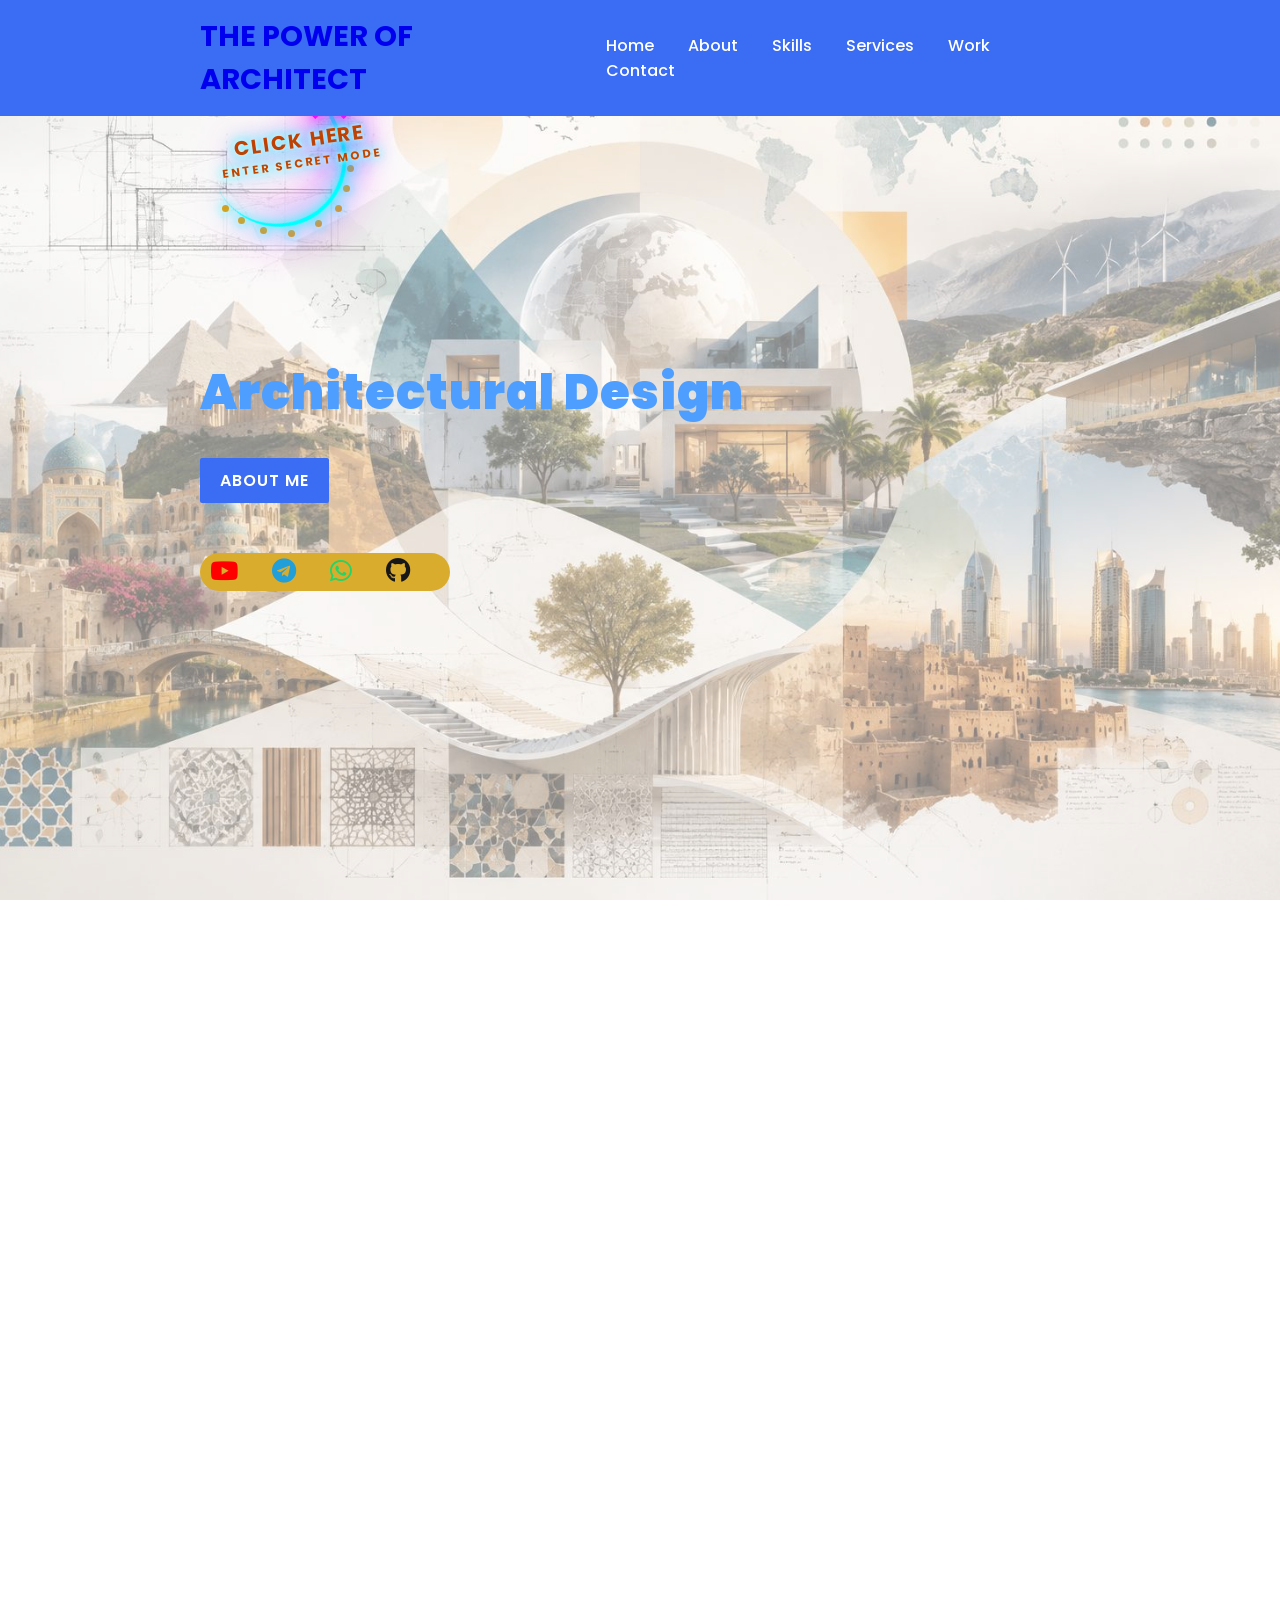
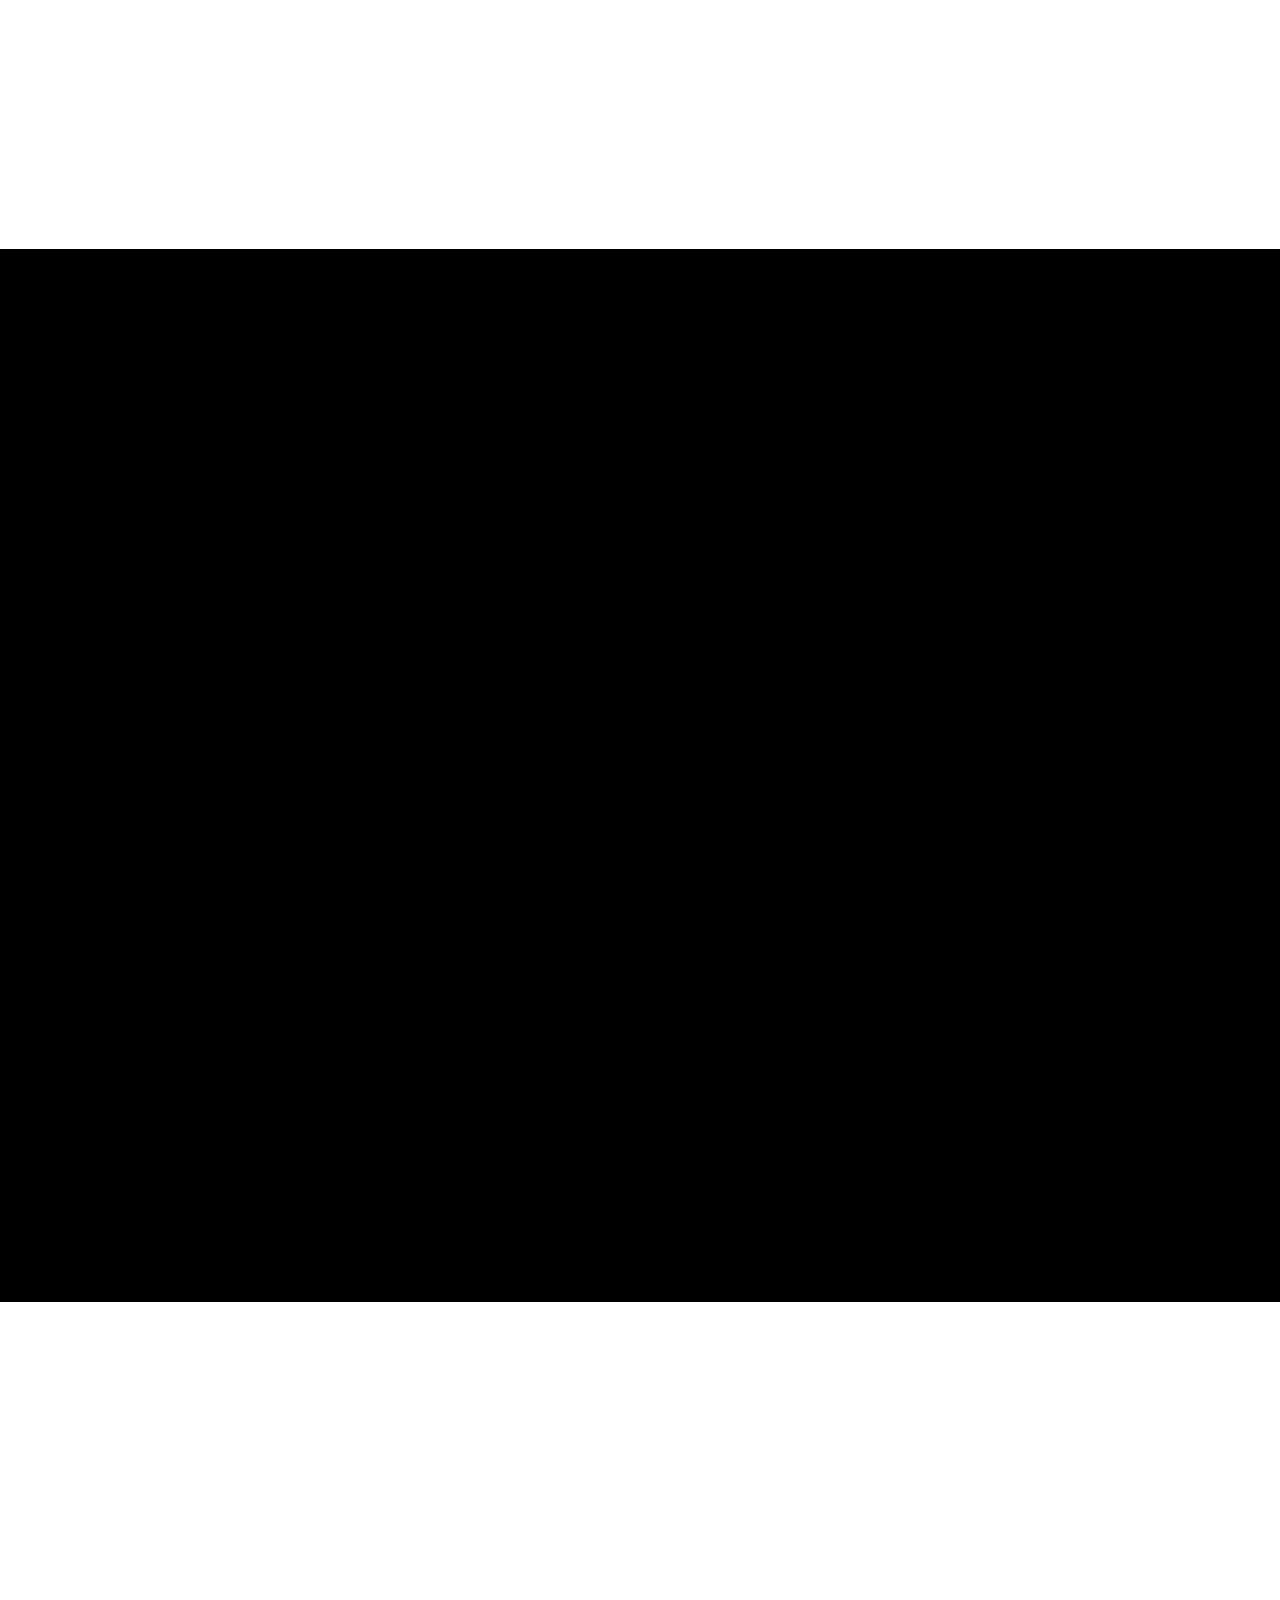
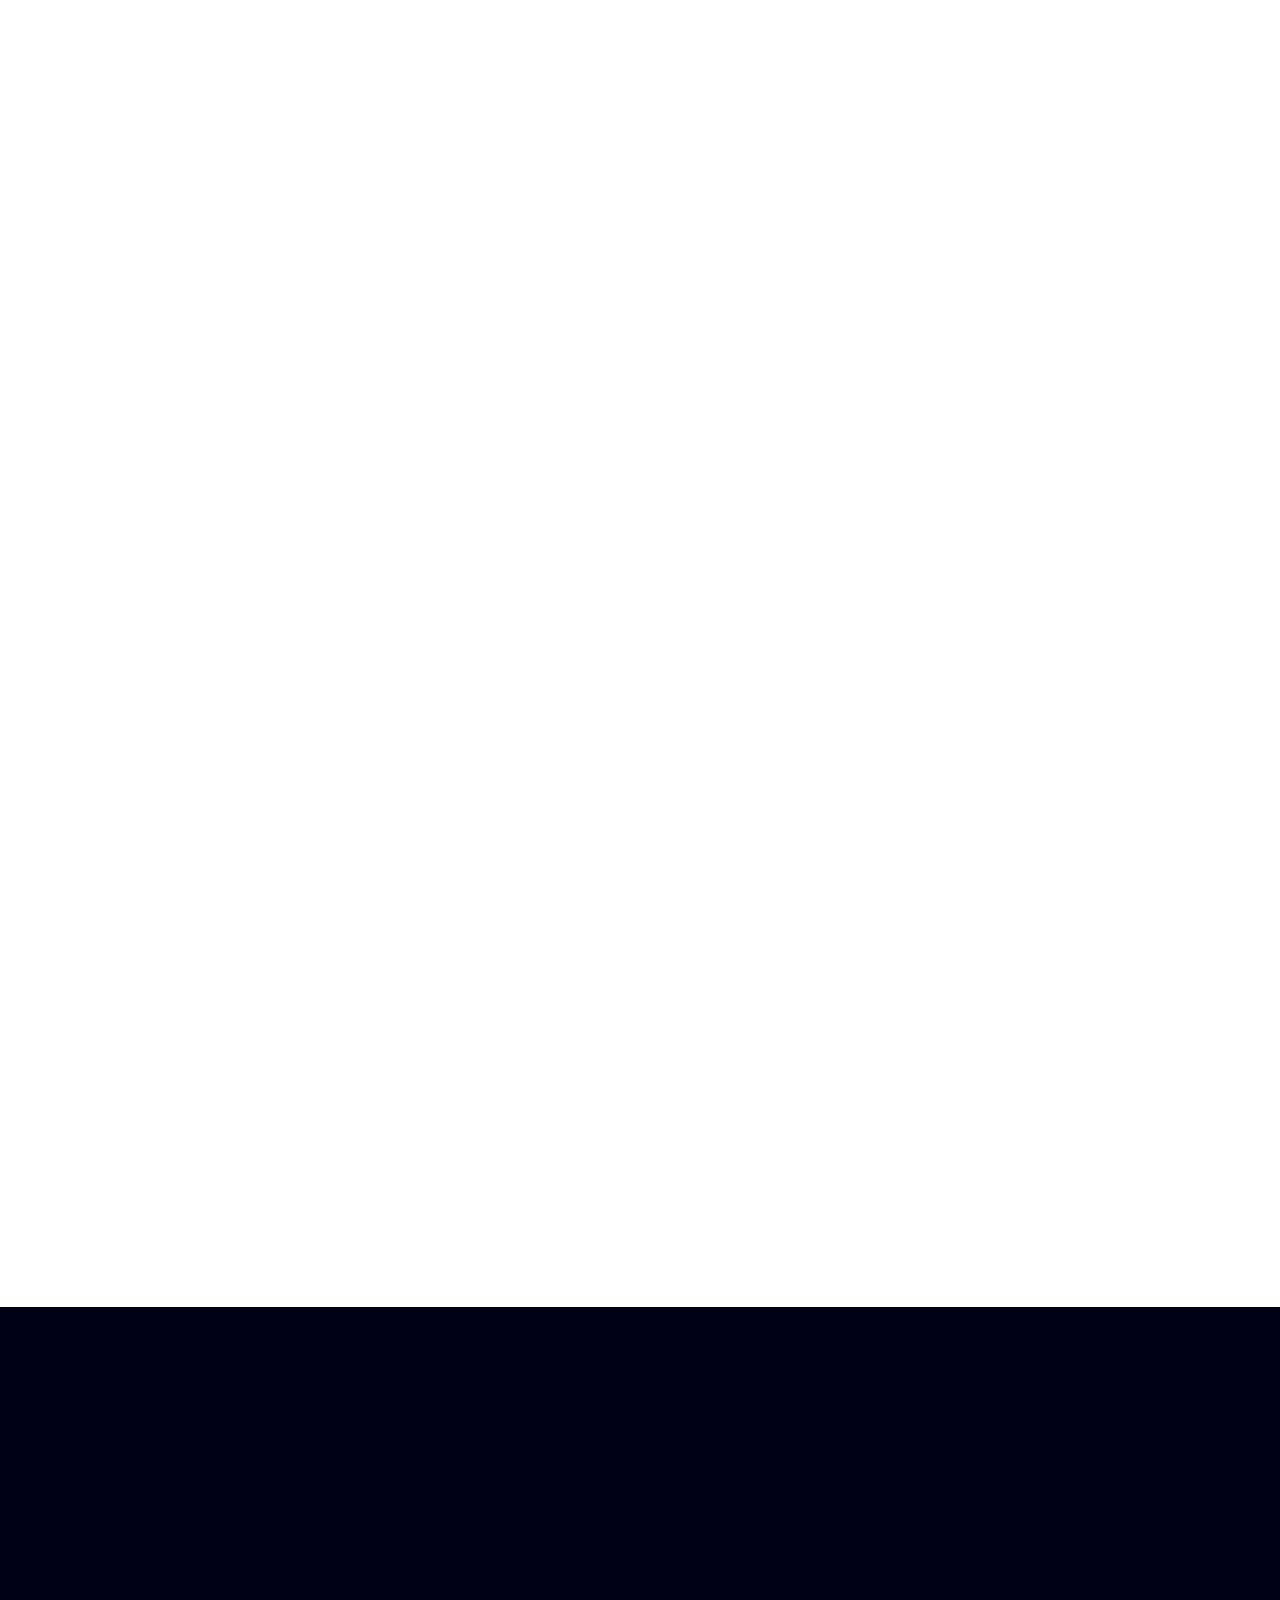
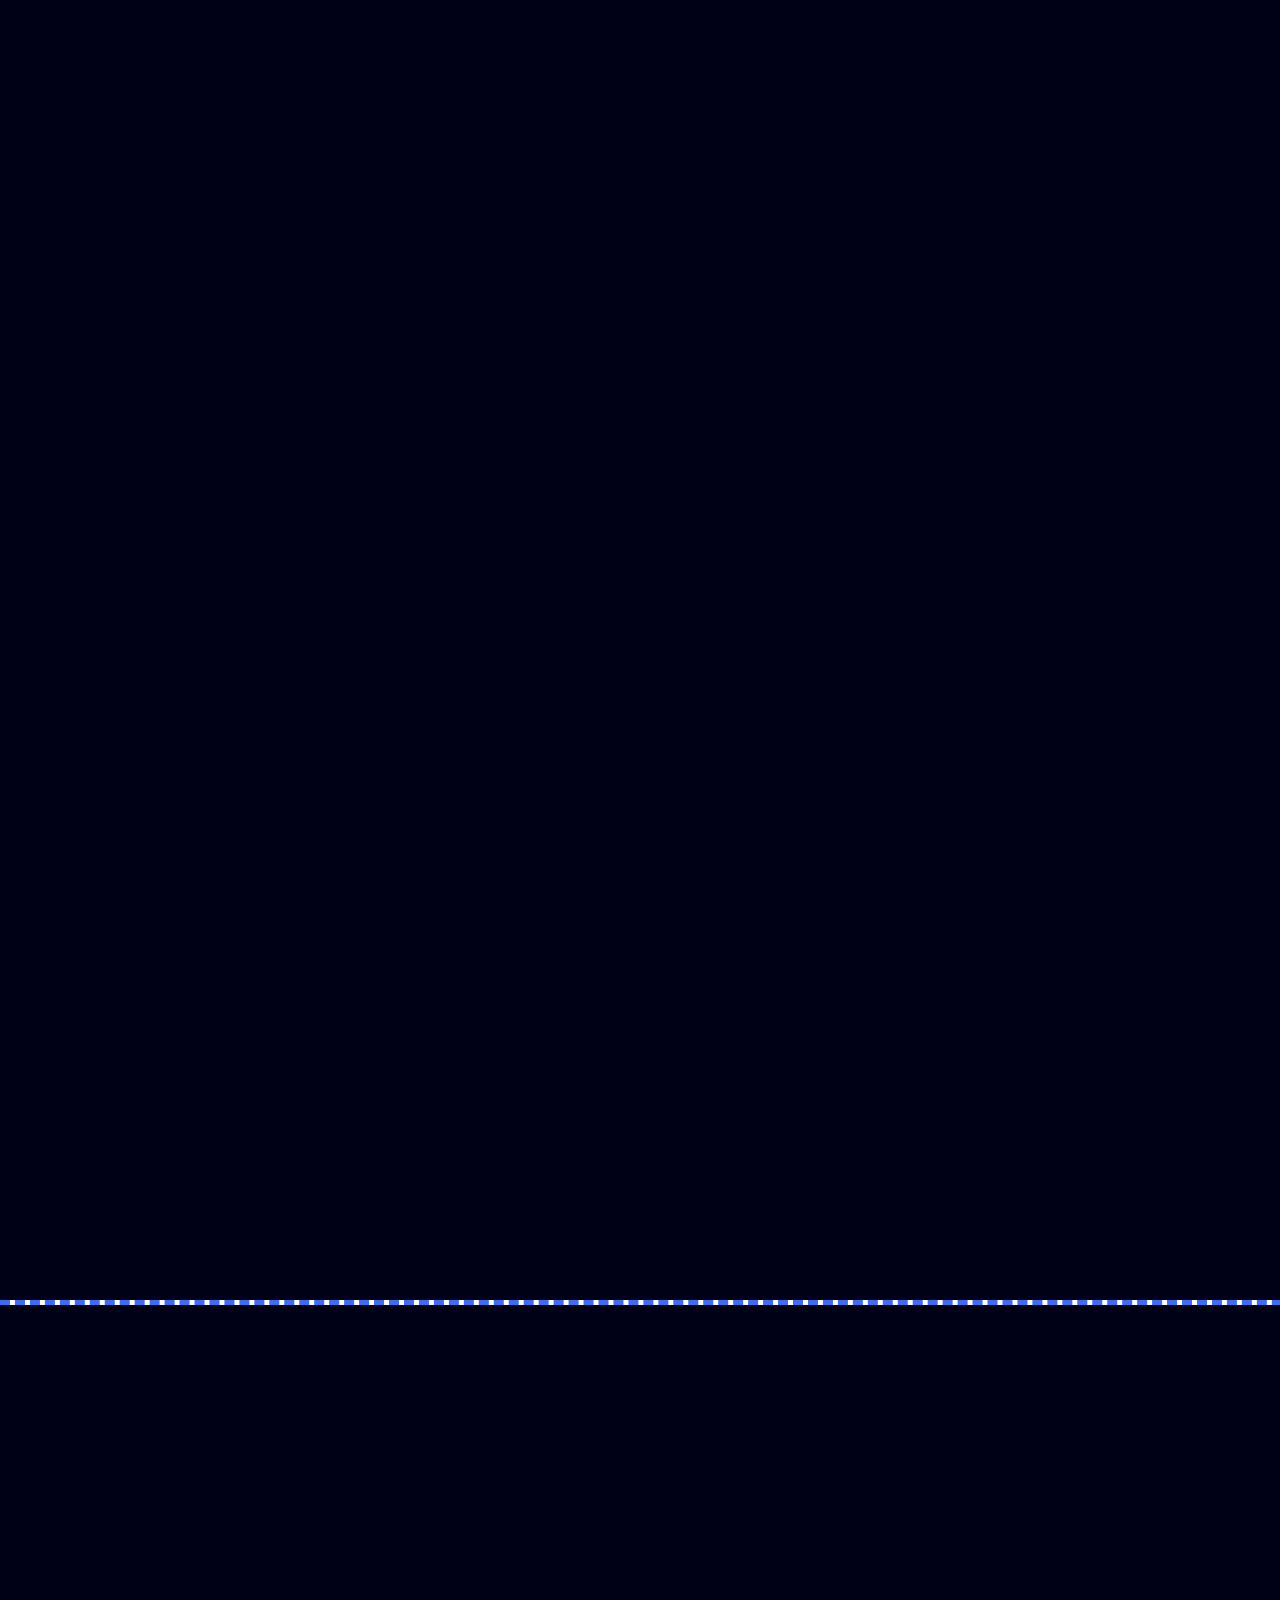
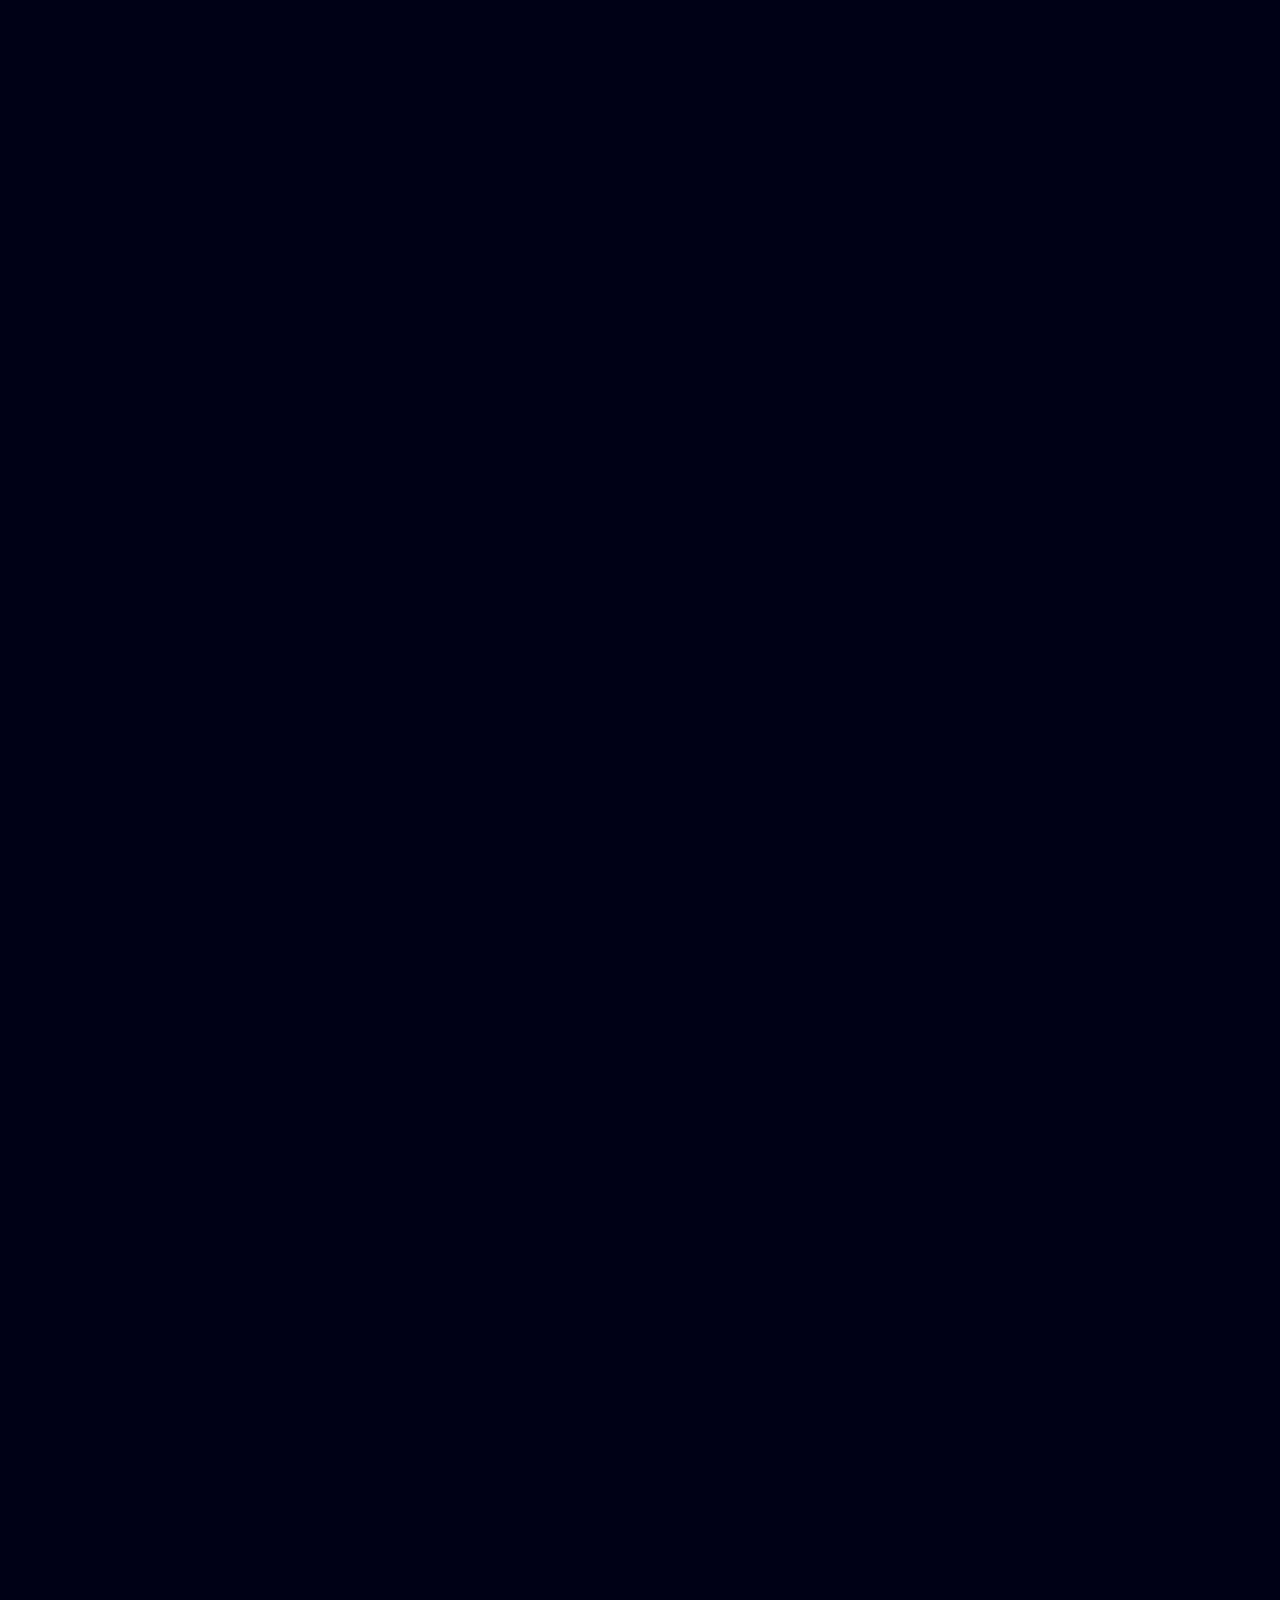
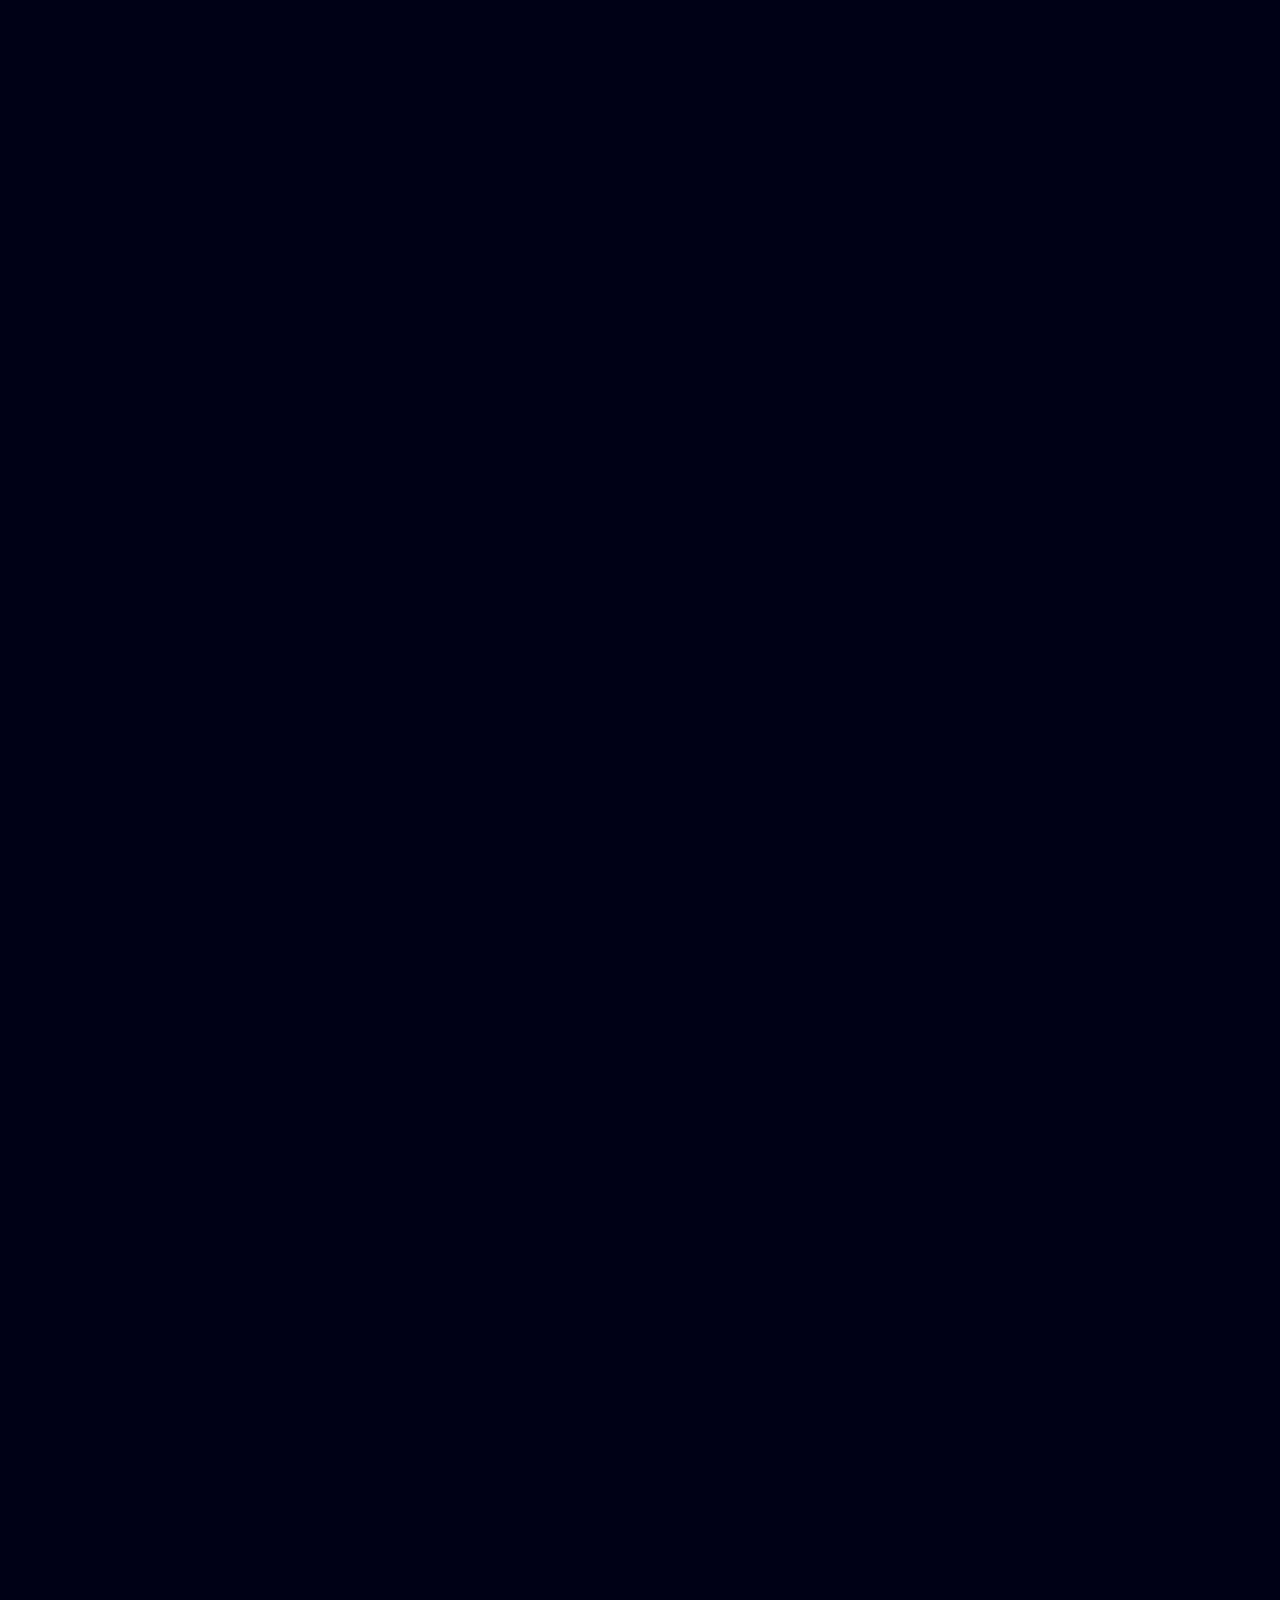
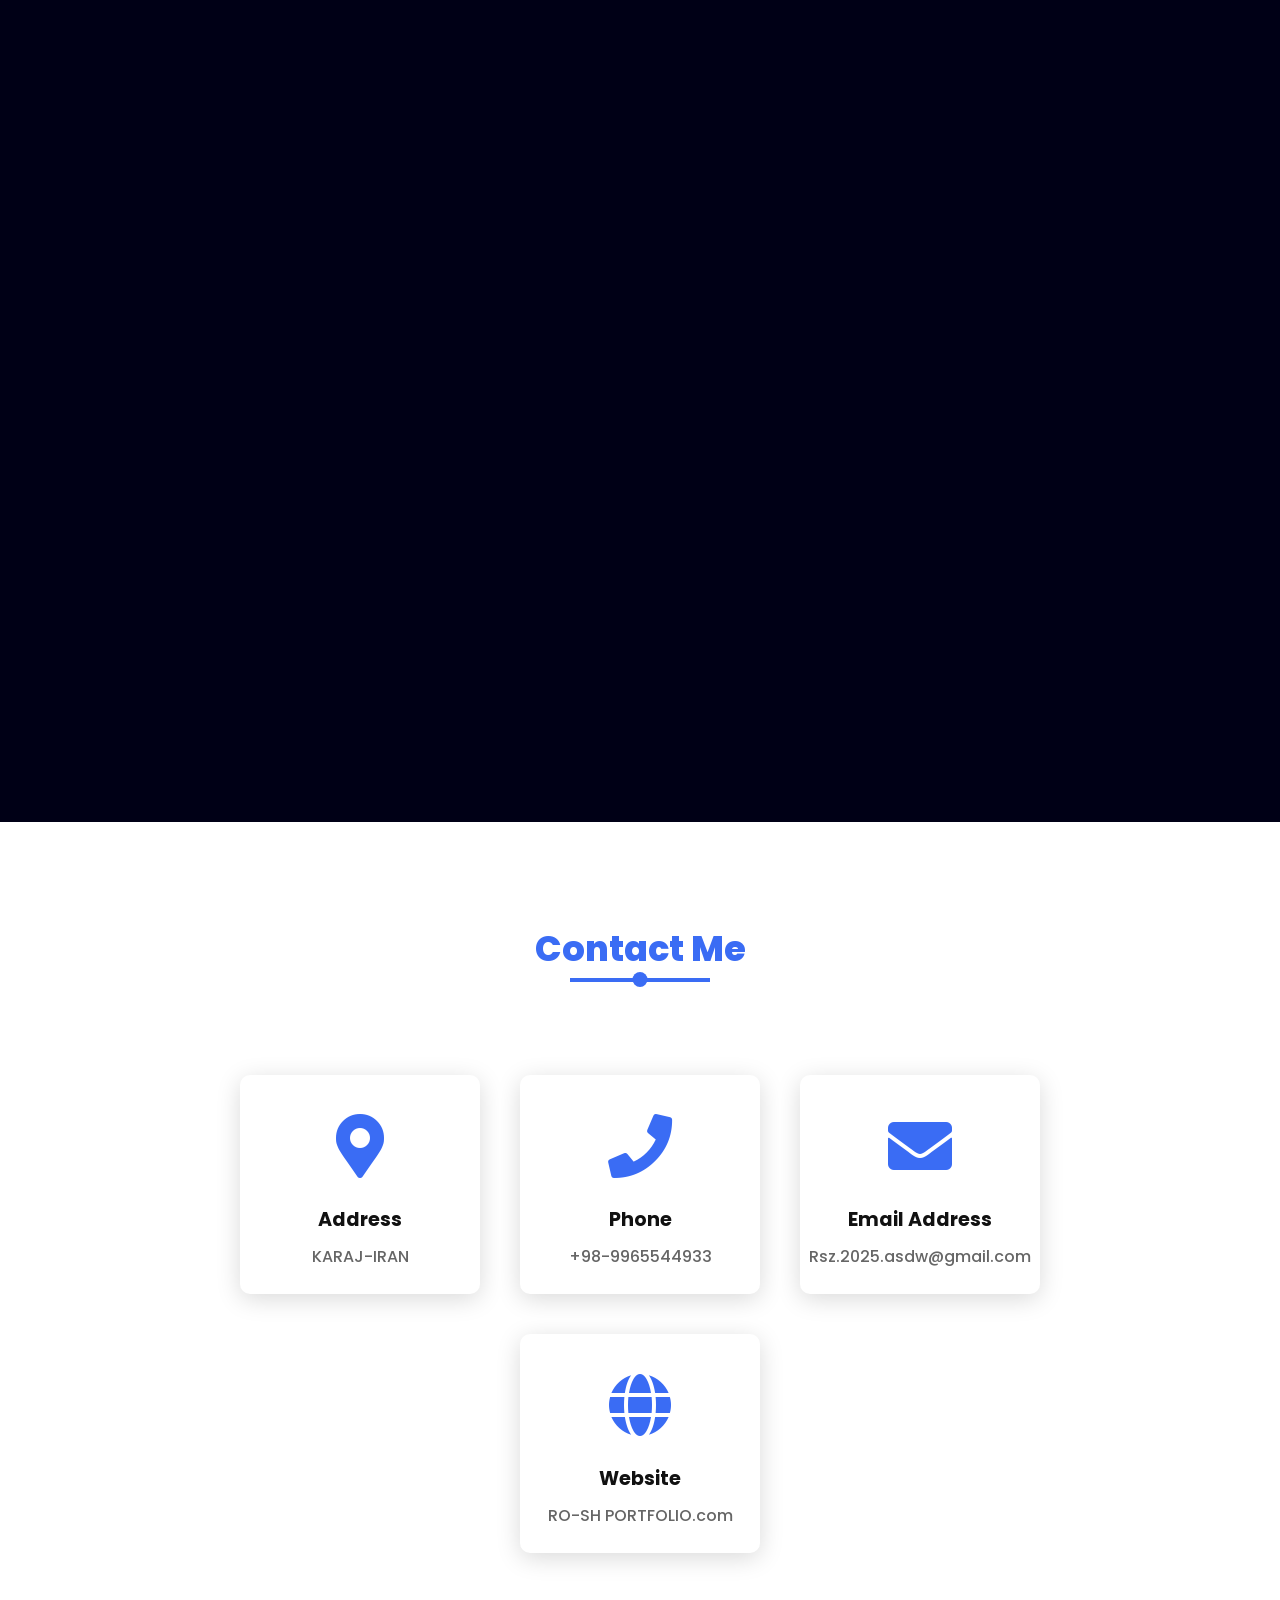
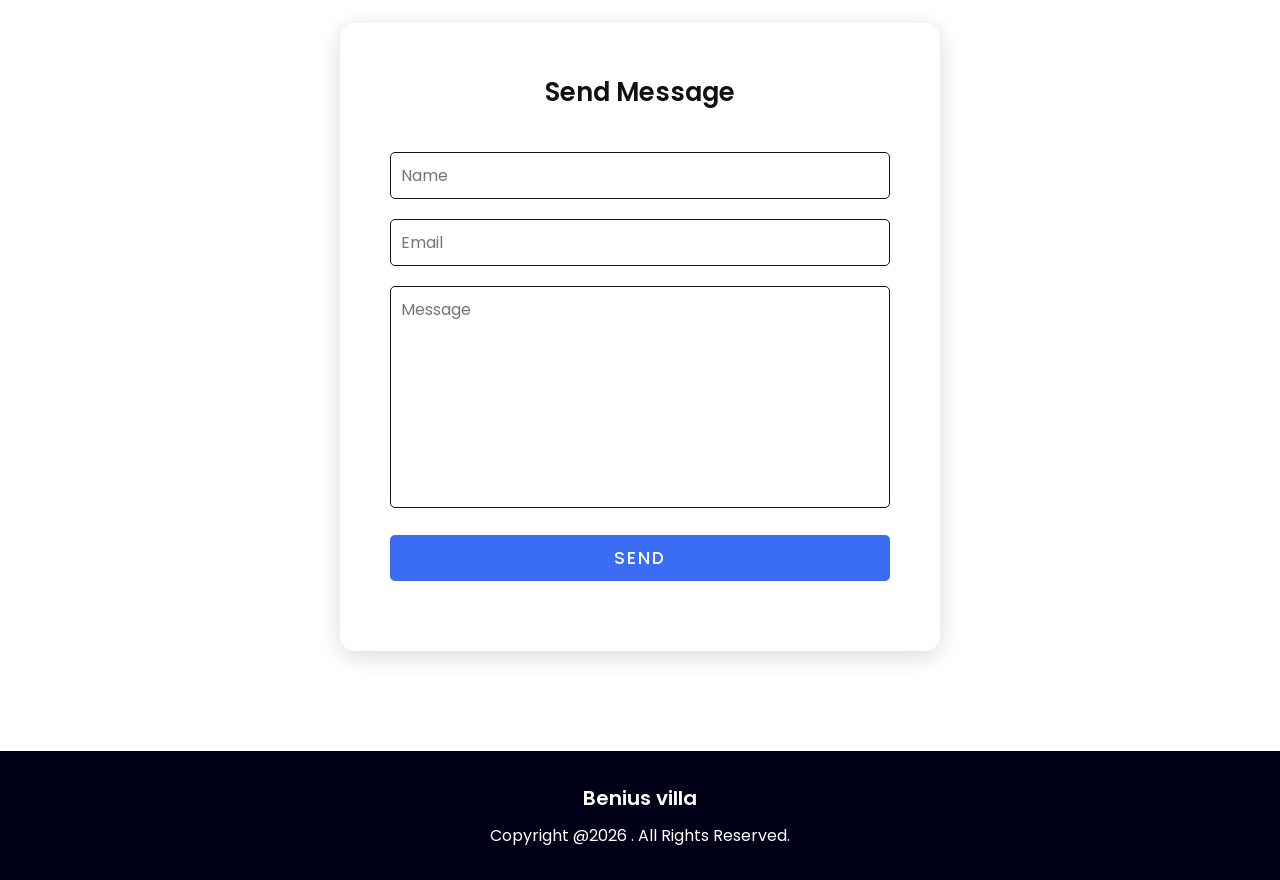
<file: index.html>
<!DOCTYPE html>
<html lang="en">
<head>
    <meta charset="UTF-8">
    <meta name="viewport" content="width=device-width, initial-scale=1.0">
    <title>RO-SH PORTFOLIO</title>
    <link rel="stylesheet" href="style.css">
    <link rel="stylesheet" href="https://unpkg.com/aos@next/dist/aos.css" />
    <link rel="stylesheet" href="https://cdnjs.cloudflare.com/ajax/libs/font-awesome/5.15.2/css/all.min.css">
</head>

<body>
   <div class="neon-callout">

        <div class="neon-bulbs">
            <span></span>
            <span></span>
            <span></span>
            <span></span>
            <span></span>
            <span></span>
            <span></span>
            <span></span>
        </div>

        <div class="neon-arrow">
            <div class="arrow-line"></div>
            <div class="arrow-head"></div>
        </div>

        <div class="click-text">
            <span><h3>CLICK HERE</h3></span>
            <span><h6>ENTER SECRET MODE</h6></span>
        </div>

        
       </div>

    <header>
        
        <div class="brand">
        <a href="#brand" data-aos="fade-up" data-aos-duration="1000" data-aos-delay="100">THE POWER OF ARCHITECT</a>
       </div>
    
  
        <div class="menu-btn"></div>
        <div class="navigation">
            <a href="#main" data-aos="fade-up" data-aos-duration="1000" data-aos-delay="100">Home</a>
            <a href="#about"data-aos="fade-up" data-aos-duration="1000" data-aos-delay="200">About</a>
            <a href="#skills" data-aos="fade-up" data-aos-duration="1000" data-aos-delay="300">Skills</a>
            <a href="#services" data-aos="fade-up" data-aos-duration="1000" data-aos-delay="400">Services</a>
            <a href="#work" data-aos="fade-up" data-aos-duration="1000" data-aos-delay="500">Work</a>
            <a href="#contact" data-aos="fade-up" data-aos-duration="1000" data-aos-delay="600">Contact</a>
        </div>
    </header>

    <section class="main" id="main">
        <div class="content">
            <h2 data-aos="fade-right" data-aos-duration="1000" data-aos-delay="800"> <br><span></span></h2>
            <div class="animated-text" data-aos="fade-left" data-aos-duration="1000" data-aos-delay="900">
                <h3>Architectural Design</h3>
                <h3>Web Designer</h3>
                <h3>Programmer</h3>
                
            </div>
            <a href="#about" class="btn" data-aos="zoom-out" data-aos-duration="1000" data-aos-delay="1000">about me</a>
            <div class="media-icons">
                <a href="https://www.youtube.com/@ROSH-i8z" data-aos="fade-in" data-aos-duration="1000" data-aos-delay="1200"><i class="fab fa-youtube"></i></a>
                <a href="https://t.me/@ROSH_2026" data-aos="fade-in" data-aos-duration="1000" data-aos-delay="1300"><i class="fab fa-telegram"></i></a>
                <a href="https://wa.me/@ROSH_2026" data-aos="fade-in" data-aos-duration="1000" data-aos-delay="1400"><i class="fab fa-whatsapp"></i></a>
                <a href="https://github.com/Erf0012" data-aos="fade-in" data-aos-duration="1000" data-aos-delay="1500"><i class="fab fa-github"></i></a>
            </div>
        </div>
    </section>

<!--  About Section -->

    <section class="about" id="about">
        <div class="title reveal">
            <h2 class="section-title" data-aos="fade-up" data-aos-duration="1000">About me</h2>
        </div>
        <div class="content">
            <div class="column col-left reveal">
                <div class="img-card" data-aos="fade-right" data-aos-duration="2000" data-aos-delay="200">
                    <img src="image/myself.png" alt="profile">
                </div>
            </div>
            <div class="column col-right reveal">
                <h2 class="content-title" data-aos="fade-left" data-aos-duration="1000" data-aos-delay="200">Hey There! I am ROOZBEH SHEKARCHI  an architect</h2>
                <p class="paragraph-text" data-aos="flip-up" data-aos-duration="1000" data-aos-delay="400">

I’m Roozbeh Shekarchi, a 21-year-old third-year Bachelor of Architecture student at the University of Tehran. I am continuously learning and developing my knowledge in architecture, with the long-term goal of pursuing advanced academic studies and taking my education to the highest levels.
My interests and experience include architectural design, 3D modeling, and the development of landscapes, green spaces, villas, apartments, towers, and technical architectural elements. I explore culture, society, concepts, ideas, climate, form, and contextual inspiration to develop thoughtful and creative architectural solutions.

Alongside architecture, I enjoy programming, graphic design, sports, and creative activities. I also have a strong interest in films, series, and music, which I regularly explore and follow as sources of inspiration and personal enjoyment.</p>
                <a href="#skills" class="btn" data-aos="zoom-out-left" data-aos-duration="1000" data-aos-delay="600">See more</a>
            </div>
        </div>
    </section>

<!-- Skill Section -->

    <section class="skills" id="skills">
        <div class="title">
            <h2 class="section-title" data-aos="fade-up" data-aos-duration="1000">My Skills</h2>
        </div>
        <div class="content">
            <div class="column col-left">
                <h2 class="content-title" data-aos="fade-right" data-aos-duration="1000" data-aos-delay="200">My Skills and Experiences</h2>
                <div class="paragraph-text" data-aos="flip-down" data-aos-duration="1000" data-aos-delay="300">I have experience in programming, web development, and creative digital design. I work with software such as Rhino, 3ds Max, Revit, AutoCAD, Photoshop, and Live Home 3D to develop architectural models, 3D designs, visualizations, and detailed project concepts.
I also have experience analyzing architectural projects and participating in building projects, gaining practical knowledge through observation, design development, and on-site experience. Alongside my technical and architectural skills, I have a strong command of English and continue to develop my skills through academic projects and personal practice.</div>
                <a href="#services" class="btn" data-aos="zoom-in-right" data-aos-duration="1000" data-aos-delay="400">See more</a>
            </div>
            <div class="column col-right">
                <div class="bar">
                    <div class="info" data-aos="flip-up" data-aos-duration="1000" data-aos-delay="100">
                        <span>HTML</span>
                        <span>95%</span>
                    </div>
                    <div class="line html" data-aos="zoom-in-right" data-aos-duration="1000" data-aos-delay="140"></div>
                </div>
                <div class="bar">
                    <div class="info" data-aos="flip-up" data-aos-duration="1000" data-aos-delay="200">
                        <span>CSS</span>
                        <span>90%</span>
                    </div>
                    <div class="line css" data-aos="zoom-in-right" data-aos-duration="1000" data-aos-delay="240"></div>
                </div>
                <div class="bar">
                    <div class="info" data-aos="flip-up" data-aos-duration="1000" data-aos-delay="300">
                        <span>Javascript</span>
                        <span>80%</span>
                    </div>
                    <div class="line javascript" data-aos="zoom-in-right" data-aos-duration="1000" data-aos-delay="340"></div>
                </div>
                <div class="bar">
                    <div class="info" data-aos="flip-up" data-aos-duration="1000" data-aos-delay="400">
                        <span>Python</span>
                        <span>85%</span>
                    </div>
                    <div class="line python" data-aos="zoom-in-right" data-aos-duration="1000" data-aos-delay="440"></div>
                </div>
                <div class="bar">
                    <div class="info" data-aos="flip-up" data-aos-duration="1000" data-aos-delay="500">
                        <span>RHINO-8</span>
                        <span>65%</span>
                    </div>
                    <div class="line b" data-aos="zoom-in-right" data-aos-duration="1000" data-aos-delay="540"></div>
                </div>
                <div class="bar">
                    <div class="info" data-aos="flip-up" data-aos-duration="1000" data-aos-delay="500">
                        <span>3D LIVE HOME</span>
                        <span>100%</span>
                    </div>
                    <div class="line a" data-aos="zoom-in-right" data-aos-duration="1000" data-aos-delay="640"></div>
                </div>
                <div class="bar">
                    <div class="info" data-aos="flip-up" data-aos-duration="1000" data-aos-delay="500">
                        <span>AutoCAD</span>
                        <span>90%</span>
                    </div>
                    <div class="line c" data-aos="zoom-in-right" data-aos-duration="1000" data-aos-delay="640"></div>
                </div>
                <div class="bar">
                    <div class="info" data-aos="flip-up" data-aos-duration="1000" data-aos-delay="500">
                        <span>Revit architecture</span>
                        <span>80%</span>
                    </div>
                    <div class="line d" data-aos="zoom-in-right" data-aos-duration="1000" data-aos-delay="640"></div>
                </div>
                <div class="bar">
                    <div class="info" data-aos="flip-up" data-aos-duration="1000" data-aos-delay="500">
                        <span>Photoshop</span>
                        <span>75%</span>
                    </div>
                    <div class="line e" data-aos="zoom-in-right" data-aos-duration="1000" data-aos-delay="640"></div>
                </div>
            </div>
        </div>
    </section>

    <!-- Services Section -->

    <section class="services" id="services">
        <div class="title">
            <h2 class="section-title" data-aos="fade-up" data-aos-duration="1000">My Services</h2>
            <p data-aos="fade-up" data-aos-duration="1000" data-aos-delay="200">3D Design & Visualization
Developing architectural models and visualizations with professional software, building practical skills through academic projects and personal practice.

Architectural Sketching & Concept Development
Exploring architectural ideas through freehand sketches and early-stage concepts, strengthening creativity and design thinking.

Programming & Computational Design
Building skills in web development, game design, and Python scripting in Rhino to transform digital concepts into creative forms and interactive experiences.</p>
        </div>
        <div class="content">
            <div class="card" data-aos="fade-right" data-aos-duration="1000" data-aos-delay="400">
                <div class="service-icon">
                    <i class="fas fa-palette"></i>
                </div>
                <div class="info">
                    <h3>3D-Design</h3>
                    <p>I specialize in architectural and 3D design, using industry-standard software such as Rhino, 3ds Max, Revit, AutoCAD, Photoshop, and Live Home 3D
                       I create detailed 3D models, architectural designs, visualizations, and presentation-ready graphics with a strong focus on precision and creativity. </p>
                </div>
            </div>
            <div class="card" data-aos="fade-up" data-aos-duration="1000" data-aos-delay="400">
                <div class="service-icon">
                    <i class="fas fa-object-group"></i>
                </div>
                <div class="info">
                    <h3>SKETCH</h3>
                    <p>I develop initial architectural concepts through freehand sketching, exploring ideas and design possibilities from the earliest stages of a project.
                      My sketches help transform conceptual ideas into clear visual forms, establishing the foundation for the design process from the early conceptual phase. </p>
                </div>
            </div>
            <div class="card" data-aos="fade-left" data-aos-duration="1000" data-aos-delay="400">
                <div class="service-icon">
                    <i class="fas fa-file-code"></i>
                </div>
                <div class="info">
                    <h3>PROGRAMMING</h3>
                    <p>I work across web development and game design, combining programming with creative and interactive design.
                       I also use Python scripting in Rhino to develop computational and parametric forms, transforming algorithms and digital concepts into complex three-dimensional geometries. </p>
                </div>
            </div>
        </div>
    </section>

<!-- Work Section -->
<!-- ========================= -->
<!-- MY WORKS -->
<!-- ========================= -->

<section class="work" id="work">

    <div class="title">

        <h2 class="section-title"
            data-aos="fade-up"
            data-aos-duration="1000">
            My Works
        </h2>

    </div>





    <div class="content">


        <!-- ========================= -->
        <!-- PROJECT 1 -->
        <!-- ========================= -->

        <div class="card"
             data-aos="fade-right"
             data-aos-duration="1000"
             data-aos-delay="200">

            <div class="card-img">

                <img src="image/1.png"
                     alt="BENIUS VILLA SHEET 1">

            </div>

            <div class="card-info">

                <h3>BENIUS VILLA SHEET 1</h3>

                <p>
                    3D Modeling & Visualization
                </p>

            </div>

        </div>



        <!-- ========================= -->
        <!-- PROJECT 2 -->
        <!-- ========================= -->

        <div class="card"
             data-aos="fade-up"
             data-aos-duration="1000"
             data-aos-delay="200">

            <div class="card-img">

                <img src="image/2.jpg"
                     alt="BENIUS VILLA SHEET 2">

            </div>

            <div class="card-info">

                <h3>BENIUS VILLA SHEET 2</h3>

                <p>
                    3D Modeling & Rendering
                </p>

            </div>

        </div>



        <!-- ========================= -->
        <!-- PROJECT 3 -->
        <!-- ========================= -->

        <div class="card"
             data-aos="fade-left"
             data-aos-duration="1000"
             data-aos-delay="200">

            <div class="card-img">

                <img src="image/7.png"
                     alt="Conceptual Sculpture">

            </div>

            <div class="card-info">

                <h3>Conceptual Sculpture Statue</h3>

                <p>
                    Computational Design with Rhino & Python
                </p>

            </div>

        </div>


    </div>

</section>
<div class="dashed-line"></div>


<!-- ========================= -->
<!-- SECOND WORK SECTION -->
<!-- ========================= -->

<section class="work1" id="work1">


    <!-- Artistic Dashed Line -->
    


    <div class="content1">


        <!-- ========================= -->
        <!-- PROJECT 4 -->
        <!-- ========================= -->

        <div class="card"
             data-aos="fade-right"
             data-aos-duration="1000"
             data-aos-delay="400">

            <div class="card-img">

                <img src="image/4.png"
                     alt="Architectural Sketch">

            </div>

            <div class="card-info">

                <h3>Architectural Sketch - AS BUILT</h3>

                <p>
                    Initial Concept & Freehand Sketching
                </p>

            </div>

        </div>



        <!-- ========================= -->
        <!-- PROJECT 5 -->
        <!-- ========================= -->

        <div class="card"
             data-aos="fade-up"
             data-aos-duration="1000"
             data-aos-delay="400">

            <div class="card-img">

                <img src="image/5.png"
                     alt="Parametric Design">

            </div>

            <div class="card-info">

                <h3>Parametric Design - MODIFIED</h3>

                <p>
                    Initial Concept & Freehand Sketching
                </p>

            </div>

        </div>



        <!-- ========================= -->
        <!-- PROJECT 6 -->
        <!-- ========================= -->

        <div class="card"
             data-aos="fade-left"
             data-aos-duration="1000"
             data-aos-delay="400">

            <div class="card-img">

                <img src="image/6.png"
alt="Parametric Design 2">

            </div>

            <div class="card-info">

                <h3>Parametric Design - MODIFIED 2</h3>

                <p>
                    Creative 3D Details
                </p>

            </div>

        </div>



        <!-- ========================= -->
        <!-- PROJECT 7 -->
        <!-- ========================= -->

        <div class="card"
             data-aos="fade-left"
             data-aos-duration="1000"
             data-aos-delay="400">

            <div class="card-img">

                <img src="image/3.png"
                     alt="Architectural Visualization">

            </div>

            <div class="card-info">

                <h3>Architectural Visualization FORM</h3>

                <p>
                    3D Design - ART
                </p>

            </div>

        </div>



        <!-- ========================= -->
        <!-- PROJECT 8 -->
        <!-- ========================= -->

        <div class="card"
             data-aos="fade-left"
             data-aos-duration="1000"
             data-aos-delay="400">

            <div class="card-img">

                <img src="image/8.png"
                     alt="3D Design Project">

            </div>

            <div class="card-info">

                <h3>Designing 3D Project</h3>

                <p>
                    Architectural Exploration & Development
                </p>

            </div>

        </div>

<!-- ========================= -->
        <!-- PROJECT 9 -->
        <!-- ========================= -->


        
        <div class="card"
             data-aos="fade-right"
             data-aos-duration="1000"
             data-aos-delay="200">

            <div class="card-video">

                <video autoplay muted loop playsinline 
                width="100%">
                     <source src="image/modern stair.mp4"
                type="video/mp4"
            
                </video> 
                    

            </div>

            <div class="card-info">

                <h3>design modern stair in RHINO-8</h3>

                <p>
                    3D Modeling & design
                </p>

            </div>

        </div>


    </div>

</section>




    <section class="contact" id="contact">
        <div class="title reveal">
          <h2 class="section-title">Contact Me</h2>
        </div>
        <div class="content">
          <div class="row">
            <div class="card reveal">
              <div class="contact-icon">
                <i class="fas fa-map-marker-alt"></i>
              </div>
              <div class="info">
                <h3>Address</h3>
                <span>KARAJ-IRAN</span>
              </div>
            </div>
            <div class="card reveal">
              <div class="contact-icon">
                <i class="fas fa-phone"></i>
              </div>
              <div class="info">
                <h3>Phone</h3>
                <span>+98-9965544933</span>
              </div>
            </div>
            <div class="card reveal">
              <div class="contact-icon">
                <i class="fas fa-envelope"></i>
              </div>
              <div class="info">
                <h3>Email Address</h3>
                <span>Rsz.2025.asdw@gmail.com</span>
              </div>
            </div>
            <div class="card reveal">
              <div class="contact-icon">
                <i class="fas fa-globe"></i>
              </div>
              <div class="info">
                <h3>Website</h3>
                <span>RO-SH PORTFOLIO.com</span>
              </div>
            </div>
          </div>
          <div class="row">
            <div class="contact-form reveal">
              <h3>Send Message</h3>

              <form action="https://formspree.io/f/xwlkzwnn"
                    method="post">

                 <div class="input-box">
                 <input type="text" name="" value="" placeholder="Name" required>
                 </div>
                 <div class="input-box">
                 <input type="email" name="email" value="" placeholder="Email" required>
                 </div>
                 <div class="input-box">
                 <textarea name="Message" rows="8" cols="80" placeholder="Message" required></textarea>
                 </div>
                 <div class="input-box">
                 <input type="submit" class="send-btn"  value="Send">
                 </div>

                </form>
            </div>
          </div>
        </div>




        <!-- =========================================
     SECRET ARCHITECT MODE
     ========================================= -->

     <!-- SECRET MODE TRANSITION -->



      </section>
  
      <footer class="footer">
        <span class="footer-title">Benius villa</span>
        <p>Copyright @2026 <a href="#"></a>. All Rights Reserved.</p>
      </footer>

      


    <script src="https://unpkg.com/aos@next/dist/aos.js"></script>
    <script>
      AOS.init({offset:0});
    </script>
    <script>

       
document.addEventListener("DOMContentLoaded", function () {

    const callout = document.querySelector(".neon-callout");

    if (callout) {
        document.body.appendChild(callout);
    }

});




//javascript for scroll back to top on click scroll-to-top button

// document.querySelector(".scrollToTop-btn").addEventListener("click", () => {
//   document.body.scrollTop = 0;
//   document.documentElement.scrollTop = 0;
// });

        const menuBtn = document.querySelector(".menu-btn");
        const navigation = document.querySelector(".navigation");
        const navigationItems = document.querySelectorAll(".navigation a");

        menuBtn.addEventListener("click", () => {
            menuBtn.classList.toggle("active");
            navigation.classList.toggle("active");
        })

        // Navigation Effects
        window.addEventListener("scroll", function(){
            const header = document.querySelector("header");
            header.classList.toggle("sticky", window.scrollY > 0);
        })

        navigationItems.forEach((navigationItem) => {
            navigationItem.addEventListener("click", () => {
                menuBtn.classList.remove("active");
                navigation.classList.remove("active")
            })
        })


        // =========================================
// SECRET ARCHITECT MODE
// 7 CLICKS
// =========================================



// =========================================
// CLASSIFIED ARCHITECT MODE
// QUESTION SECURITY SYSTEM
// =========================================

const questions = [

    {
        question: "17 × 13 = ?",
        answers: ["221"]
    },

    {
        question: "What is the capital of Australia?",
        answers: ["canberra", "کانبرا"]
    },

    {
        question: "How many continents are there?",
        answers: ["7", "seven"]
    },

    {
        question: "What is 144 ÷ 12?",
        answers: ["12"]
    },

    {
        question: "Which country is home to the Great Wall?",
        answers: ["china", "چین"]
    },

    {
        question: "25² = ?",
        answers: ["625"]
    },

    {
        question: "What is the capital of Japan?",
        answers: ["tokyo", "توکیو"]
    },

    {
        question: "19 × 14 = ?",
        answers: ["266"]
    },

    {
        question: "How many sides does a hexagon have?",
        answers: ["6", "six"]
    },

    {
        question: "What is 15% of 200?",
        answers: ["30"]
    }

];


// =========================================
// BRAND CLICK
// =========================================

const brand = document.querySelector(".brand");

let secretClicks = 0;
let secretTimer;

if (brand) {

    brand.addEventListener("click", function(e) {

        e.preventDefault();

        secretClicks++;

        clearTimeout(secretTimer);

        secretTimer = setTimeout(() => {
            secretClicks = 0;
        }, 1500);


        // برای تست فعلاً با یک کلیک اجرا می‌شود
        if (secretClicks === 1) {

            secretClicks = 0;

            activateSecretMode();

        }

    });

}


// =========================================
// START SECRET MODE
// =========================================

function activateSecretMode() {

    if (document.getElementById("secret-overlay")) return;


    const overlay = document.createElement("div");

    overlay.id = "secret-overlay";


    // انتخاب سؤال تصادفی

    const randomQuestion =
        questions[
            Math.floor(
                Math.random() * questions.length
            )
        ];


    overlay.innerHTML = `

       <button id="secret-exit" type="button"> ❌ </button>

        <div class="secret-content">

            <div class="security-stage">

                <div class="secret-symbol">
                    ☠️ 🃏➿🔜
                </div>

                <h1>
                    ARCHITECT MODE
                </h1>

                <div class="secret-warning">
                    <h2>CLASSIFIED ARCHIVE ACCESS</h2>
                </div>


                <div class="security-message">

                    <span>
                       <h2> WARNING</h2>
                    </span>

                    <p>
                       <h2> RESTRICTED ACCESS DETECTED</h2>
                    </p>

                </div>


                <div class="security-question">

                    <div class="question-label">
                       <h3> SECURITY QUESTION</h3>
                    </div>

                    <div class="question-text">
                        ${randomQuestion.question}
                    </div>


                    <input
                        id="security-answer"
                        type="text"
                        autocomplete="off"
                        placeholder="ENTER ANSWER"
                    >


                    <button
                        id="verify-access"
                        type="button"
                    >
                        VERIFY ACCESS
                    </button>


                    <div
                        class="security-hint"
                        id="security-hint"
                    >
                       <h3> AUTHORIZATION REQUIRED</h3>
                    </div>

                </div>

            </div>


            <!-- LOADING STAGE -->

            <div class="loading-stage">

                <div class="secret-symbol">
                    ☠️ 🃏➿🔜
                </div>

                <h1>
                    ARCHITECT MODE
                </h1>

                <div class="secret-warning">
                   <h2> CLASSIFIED ARCHIVE ACCESS </h2>
                </div>


                <div class="secret-loader">

                    <span id="loading-bar"></span>

                </div>


                <div class="loading-info">

                    <span id="loading-status">
                        INITIALIZING ARCHIVE...
                    </span>

                    <span id="loading-percent">
                        0%
                    </span>

                </div>

            </div>

        </div>

    `;


    document.body.appendChild(overlay);

    const secretExit =
    document.getElementById("secret-exit");


if (secretExit) {

    secretExit.addEventListener("click", () => {

        // خروج نرم از Safe Mode
        overlay.style.opacity = "0";

        overlay.style.transform = "scale(1.05)";

        document.body.style.overflow = "";


        setTimeout(() => {

            overlay.remove();

        }, 800);

    });

}

    document.body.style.overflow = "hidden";


    requestAnimationFrame(() => {

        overlay.classList.add("active");

    });


    // =====================================
    // VERIFY ANSWER
    // =====================================

    const answerInput =
        overlay.querySelector("#security-answer");

    const verifyButton =
        overlay.querySelector("#verify-access");


    verifyButton.addEventListener("click", () => {

        const userAnswer =
            answerInput.value
                .trim()
                .toLowerCase();


        const correct =
            randomQuestion.answers.some(
                answer =>
                    answer.toLowerCase() === userAnswer
            );


        if (correct) {

            showAccessGranted(overlay, answerInput);

        } else {

            showAccessDenied(
                overlay,
                answerInput
            );

        }

    });


    // Enter key

    answerInput.addEventListener(
        "keydown",
        function(e) {

            if (e.key === "Enter") {

                verifyButton.click();

            }

        }
    );

}


// =========================================
// ACCESS DENIED
// =========================================

function showAccessDenied(overlay, input) {

    playDeniedSound();

    const securityStage =
        overlay.querySelector(".security-stage");

    // مخفی کردن کامل سؤال و فرم
    securityStage.classList.add("denied-hide");


    // ساخت صفحه Access Denied
    const denied =
        document.createElement("div");

    denied.className = "access-denied";

    denied.innerHTML = `

        <div class="access-denied-box">

            <div class="denied-glitch">
                ACCESS DENIED
            </div>

            <div class="denied-sub">
                <h2>INVALID ANSWER</h2>
            </div>

            <div class="denied-retry">
                <h2>PLEASE TRY AGAIN</h2>
            </div>

        </div>

    `;

    overlay.appendChild(denied);


    // پاک کردن جواب قبلی
    input.value = "";


    // حدود 2.5 ثانیه نمایش Access Denied
    setTimeout(() => {

        denied.classList.add("hide");

    }, 2200);


    // حذف Access Denied و برگشت فرم
    setTimeout(() => {

        denied.remove();

        securityStage.classList.remove(
            "denied-hide"
        );

        // انیمیشن برگشت فرم
        securityStage.classList.add(
            "denied-return"
        );

        setTimeout(() => {

            securityStage.classList.remove(
                "denied-return"
            );

            input.focus();

        }, 700);

    }, 3000);

}

function showAccessGranted(overlay, input) {

    // صدای موفقیت
    playSuccessSound();

    const securityStage =
        overlay.querySelector(".security-stage");

    // مخفی کردن سؤال و فرم
    securityStage.classList.add("success-hide");


    // ساخت صفحه موفقیت
    const success =
        document.createElement("div");

    success.className = "access-granted";

    success.innerHTML = `

        <div class="access-granted-box">

            <div class="granted-check">
                ✓
            </div>

            <div class="granted-glitch">
                ACCESS GRANTED
            </div>

            <div class="granted-sub">
                <h1>ANSWER VERIFIED</h1>
            </div>

            <div class="granted-status">
                <h1>REQUEST IS BEING PROCESSED...</h1>
            </div>

        </div>

    `;

    overlay.appendChild(success);


    // حدود 2 ثانیه نمایش موفقیت
    setTimeout(() => {

        success.classList.add("hide");

    }, 3000);


    // بعد از نمایش موفقیت
    // برو سراغ مرحله Loading
    setTimeout(() => {

        success.remove();

        // مخفی کردن کامل مرحله سؤال
        securityStage.classList.remove(
            "success-hide"
        );
        securityStage.style.opacity = "0";
        securityStage.style.transform = "scale(.85)";
        securityStage.style.display = "none";

        // نمایش مرحله Loading
        const loadingStage =
            overlay.querySelector(".loading-stage");

        loadingStage.classList.add("show");

        // اجرای Loading فعلی خودت
        startLoading(overlay);

    }, 3000);

}

function playSuccessSound() {

    const AudioContext =
        window.AudioContext ||
        window.webkitAudioContext;

    if (!AudioContext) return;

    const audio =
        new AudioContext();

    const now =
        audio.currentTime;


    // نت اول
    const oscillator1 =
        audio.createOscillator();

    const gain1 =
        audio.createGain();

    oscillator1.type = "sine";

    oscillator1.frequency.setValueAtTime(
        523.25,
        now
    );

    gain1.gain.setValueAtTime(
        0.001,
        now
    );

    gain1.gain.exponentialRampToValueAtTime(
        0.18,
        now + 0.03
    );

    gain1.gain.exponentialRampToValueAtTime(
        0.001,
        now + 0.35
    );


    oscillator1.connect(gain1);
    gain1.connect(audio.destination);


    // نت دوم
    const oscillator2 =
        audio.createOscillator();

    const gain2 =
        audio.createGain();

    oscillator2.type = "sine";

    oscillator2.frequency.setValueAtTime(
        783.99,
        now + 0.12
    );

    gain2.gain.setValueAtTime(
        0.001,
        now
    );

    gain2.gain.exponentialRampToValueAtTime(
        0.16,
        now + 0.15
    );

    gain2.gain.exponentialRampToValueAtTime(
        0.001,
        now + 0.65
    );


    oscillator2.connect(gain2);
    gain2.connect(audio.destination);


    oscillator1.start(now);
    oscillator1.stop(now + 0.4);

    oscillator2.start(now + 0.12);
    oscillator2.stop(now + 0.7);


    setTimeout(() => {
        audio.close();
    }, 800);
}

// =========================================
// ACCESS GRANTED
// =========================================

function securityGranted(overlay) {

    const securityStage =
        overlay.querySelector(
            ".security-stage"
        );

    securityStage.classList.add(
        "security-success"
    );


    setTimeout(() => {

        securityStage.style.opacity = "0";
        securityStage.style.transform =
            "scale(.85)";


        setTimeout(() => {

            securityStage.style.display =
                "none";


            const loadingStage =
                overlay.querySelector(
                    ".loading-stage"
                );


            loadingStage.classList.add(
                "show"
            );


            startLoading(overlay);


        }, 700);

    }, 900);

}


// =========================================
// LOADING
// =========================================

function startLoading(overlay) {

    const loadingBar =
        overlay.querySelector(
            "#loading-bar"
        );

    const loadingPercent =
        overlay.querySelector(
            "#loading-percent"
        );

    const loadingStatus =
        overlay.querySelector(
            "#loading-status"
        );


    let progress = 0;


    const messages = [

        "VERIFYING ACCESS...",

        "AUTHORIZATION CONFIRMED...",

        "LOADING HIDDEN PROJECTS...",

        "DECRYPTING CONCEPTS...",

        "ACCESSING CLASSIFIED ARCHIVE...",

        "SAFE MODE READY..."];


    let messageIndex = 0;


    const messageTimer =
        setInterval(() => {

            if (
                messageIndex <
                messages.length
            ) {

                loadingStatus.textContent =
                    messages[messageIndex];

                messageIndex++;

            }

        }, 700);


    const loadingTimer =
        setInterval(() => {

            progress += 1;


            loadingBar.style.width =
                progress + "%";


            loadingPercent.textContent =
                progress + "%";


            if (progress >= 100) {

                clearInterval(
                    loadingTimer
                );

                clearInterval(
                    messageTimer
                );


                loadingStatus.textContent =
                    "ACCESS GRANTED";


                setTimeout(() => {

                    enterSafeMode(
                        overlay
                    );

                }, 900);

            }

        }, 35);

}


// =========================================
// ACCESS GRANTED → SAFE MODE
// =========================================

function enterSafeMode(overlay) {

    sessionStorage.setItem(
        "safeModeTransition",
        "true"
    );


    overlay.classList.add(
        "leaving"
    );


    setTimeout(() => {

        window.location.href =
            "hidden.html";

    }, 1000);

}


// =========================================
// DENIED SOUND
// =========================================

function playDeniedSound() {

    const AudioContext =
        window.AudioContext ||
        window.webkitAudioContext;

    if (!AudioContext) return;

    const audio = new AudioContext();

    const now = audio.currentTime;


    // =================================
    // BASS / LOW RUMBLE
    // =================================

    const bass = audio.createOscillator();
    const bassGain = audio.createGain();

    bass.type = "sine";

    bass.frequency.setValueAtTime(
        70,
        now
    );

    bass.frequency.exponentialRampToValueAtTime(
        42,
        now + 1.8
    );

    bassGain.gain.setValueAtTime(
        0.001,
        now
    );

    bassGain.gain.exponentialRampToValueAtTime(
        0.35,
        now + 0.08
    );

    bassGain.gain.exponentialRampToValueAtTime(
        0.001,
        now + 2
    );

    bass.connect(bassGain);
    bassGain.connect(audio.destination);

    bass.start(now);
    bass.stop(now + 2);


    // =================================
    // EPIC ALARM
    // =================================

    const alarm = audio.createOscillator();
    const alarmGain = audio.createGain();

    alarm.type = "square";

    alarm.frequency.setValueAtTime(
        220,
        now
    );

    alarm.frequency.linearRampToValueAtTime(
        480,
        now + 0.45
    );

    alarm.frequency.linearRampToValueAtTime(
        220,
        now + 0.9
    );

    alarm.frequency.linearRampToValueAtTime(
        480,
        now + 1.35
    );

    alarm.frequency.linearRampToValueAtTime(
        180,
        now + 1.8
    );


    alarmGain.gain.setValueAtTime(
        0.001,
        now
    );

    alarmGain.gain.linearRampToValueAtTime(
        0.13,
        now + 0.08
    );

    alarmGain.gain.setValueAtTime(
        0.13,
        now + 1.55
    );

    alarmGain.gain.exponentialRampToValueAtTime(
        0.001,
        now + 1.9
    );


    alarm.connect(alarmGain);
    alarmGain.connect(audio.destination);

    alarm.start(now);
    alarm.stop(now + 1.9);


    // =================================
    // FINAL IMPACT
    // =================================

    const impact = audio.createOscillator();
    const impactGain = audio.createGain();

    impact.type = "triangle";

    impact.frequency.setValueAtTime(
        110,
        now + 0.05
    );

    impact.frequency.exponentialRampToValueAtTime(
        45,
        now + 0.55
    );

    impactGain.gain.setValueAtTime(
        0.001,
        now
    );

    impactGain.gain.exponentialRampToValueAtTime(
        0.25,
        now + 0.06
    );

    impactGain.gain.exponentialRampToValueAtTime(
        0.001,
        now + 0.65
    );


    impact.connect(impactGain);
    impactGain.connect(audio.destination);

    impact.start(now);
    impact.stop(now + 0.7);


    // =================================
    // CLOSE AUDIO
    // =================================

    setTimeout(() => {

        audio.close();

    }, 2200);

}
    </script>
</body>
</html>
</file>
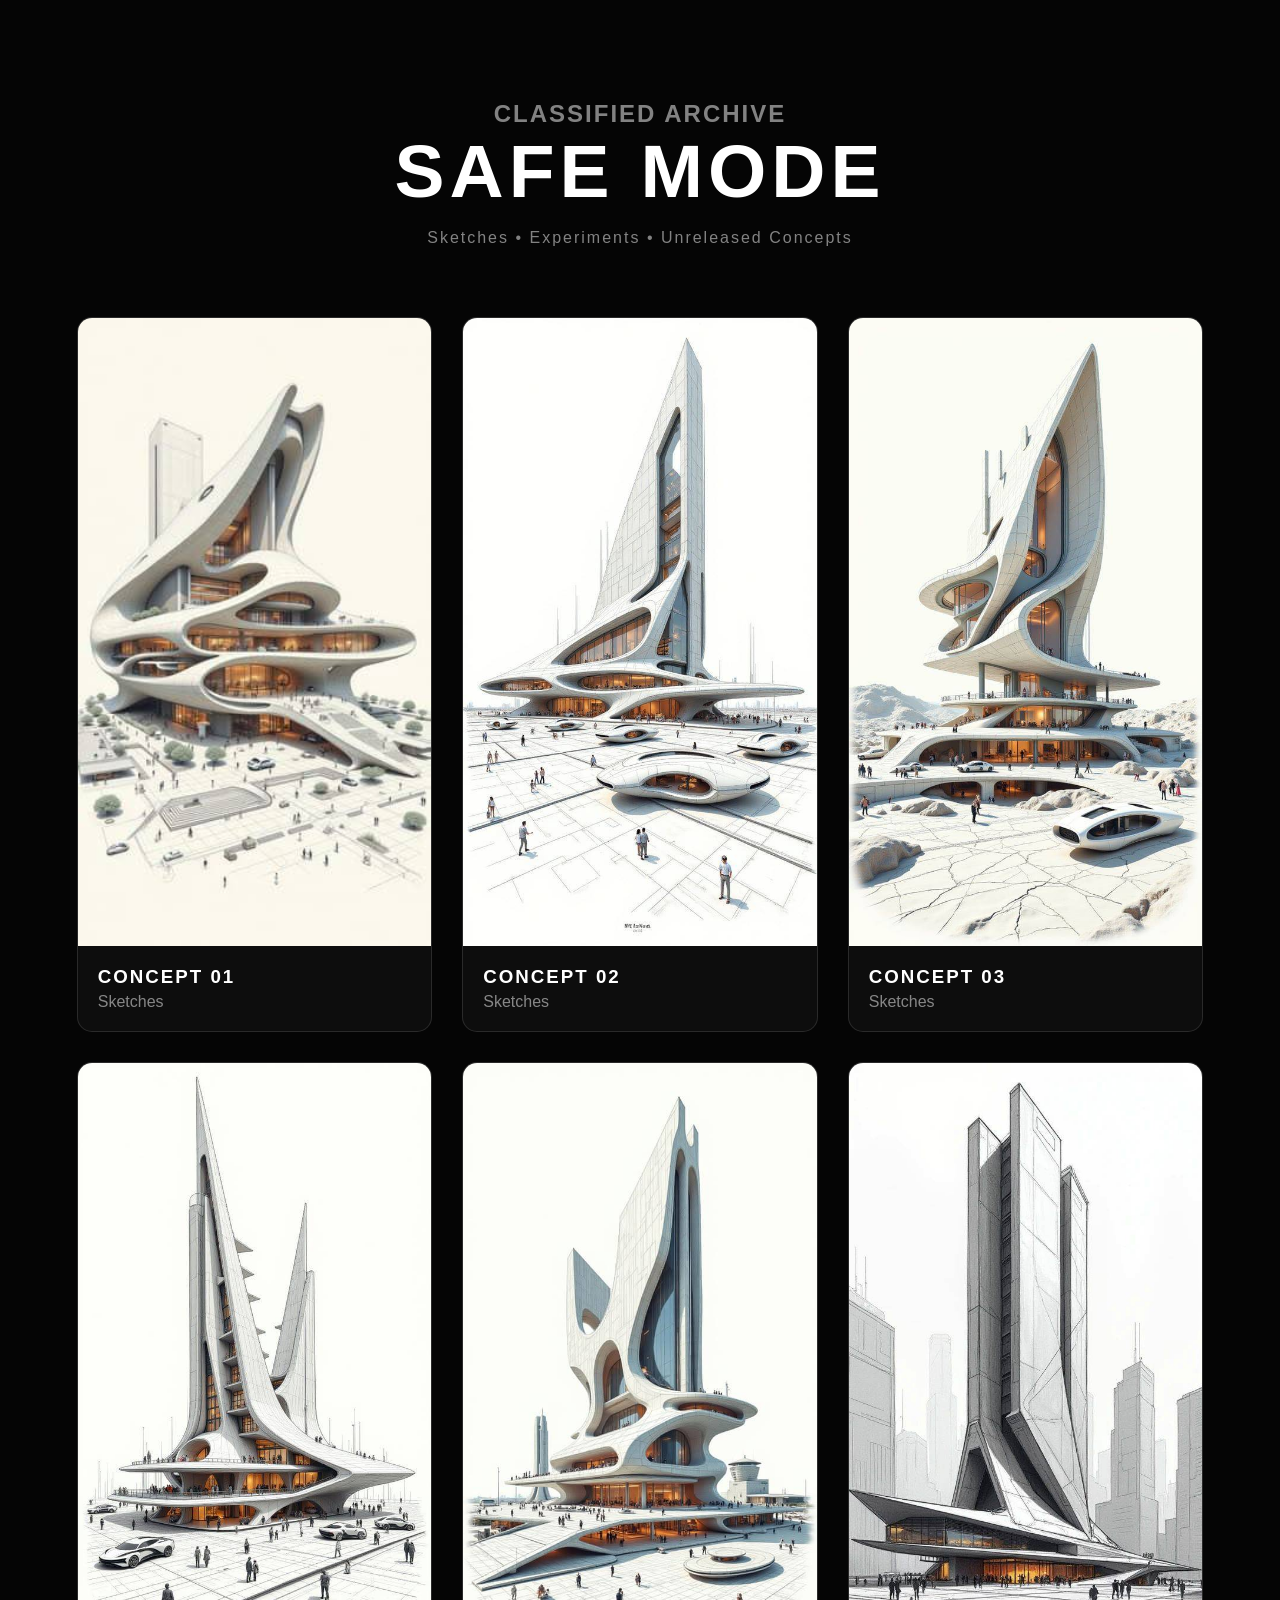
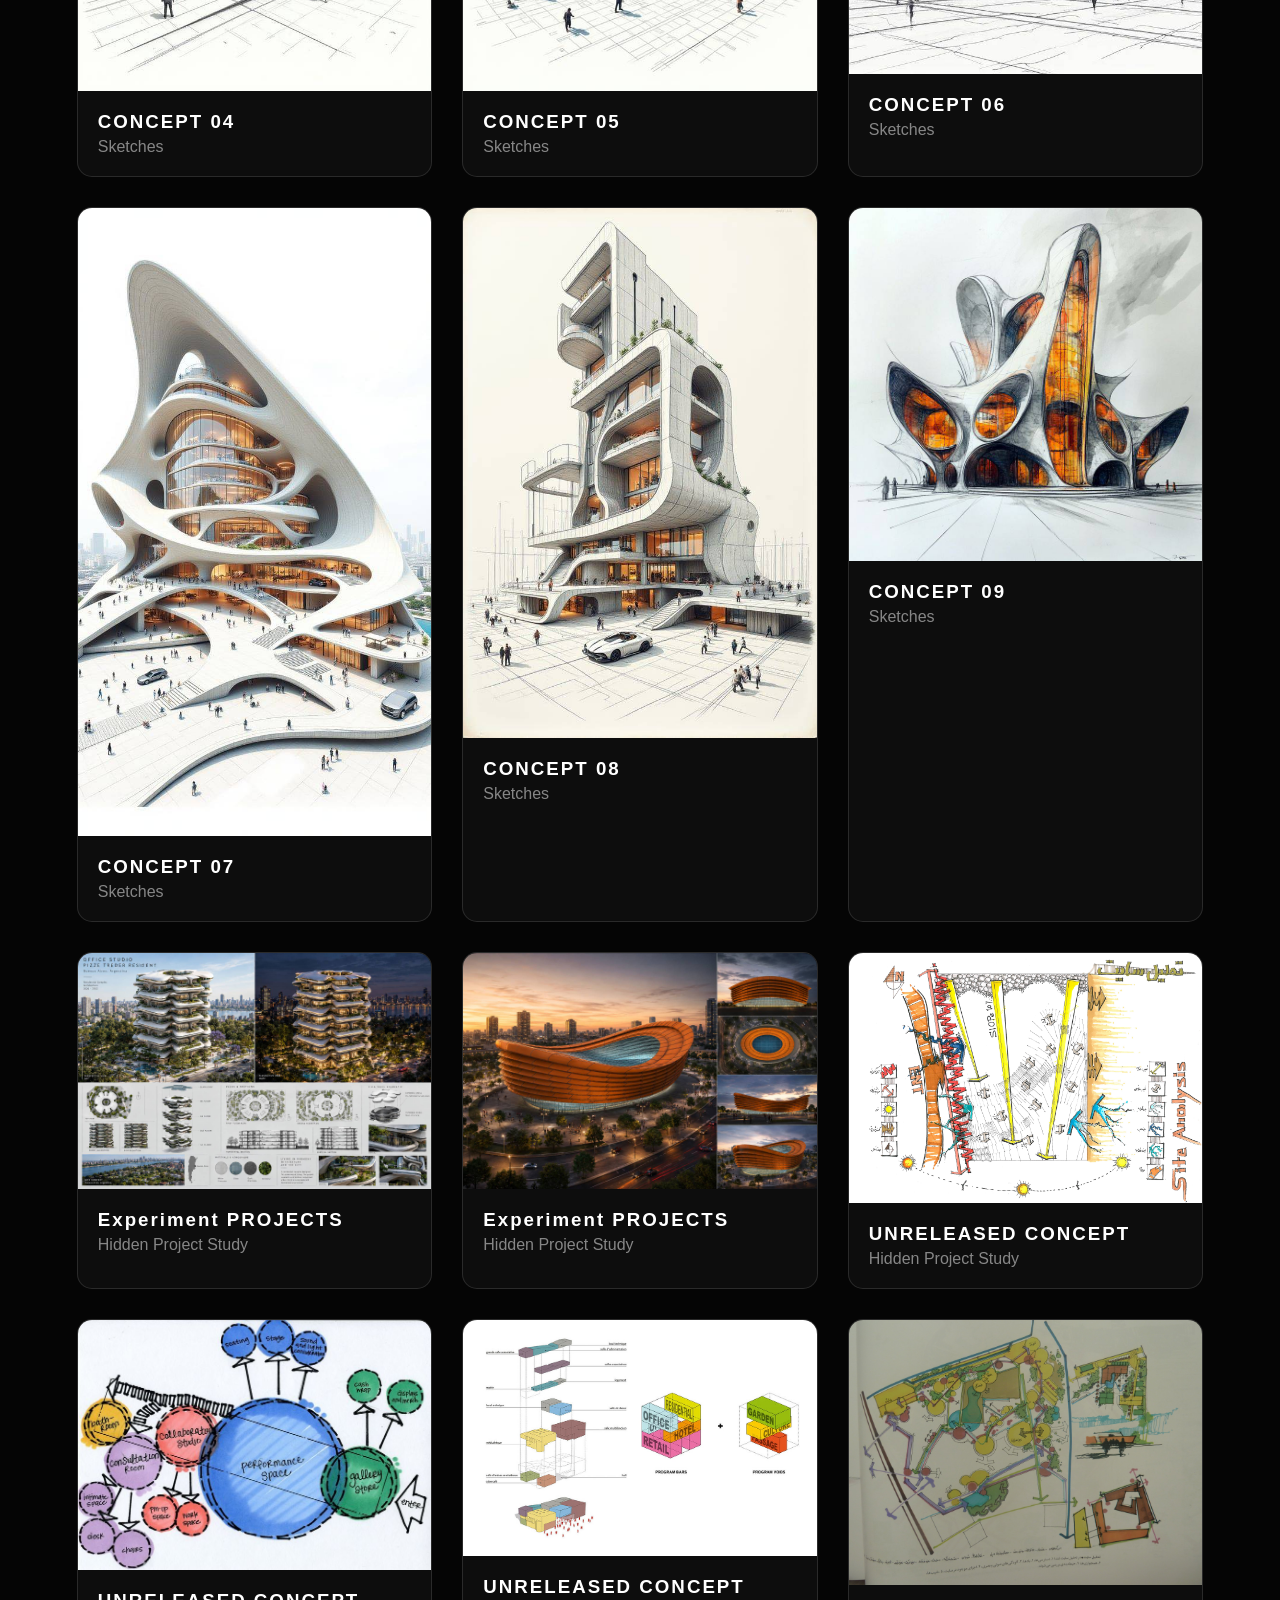
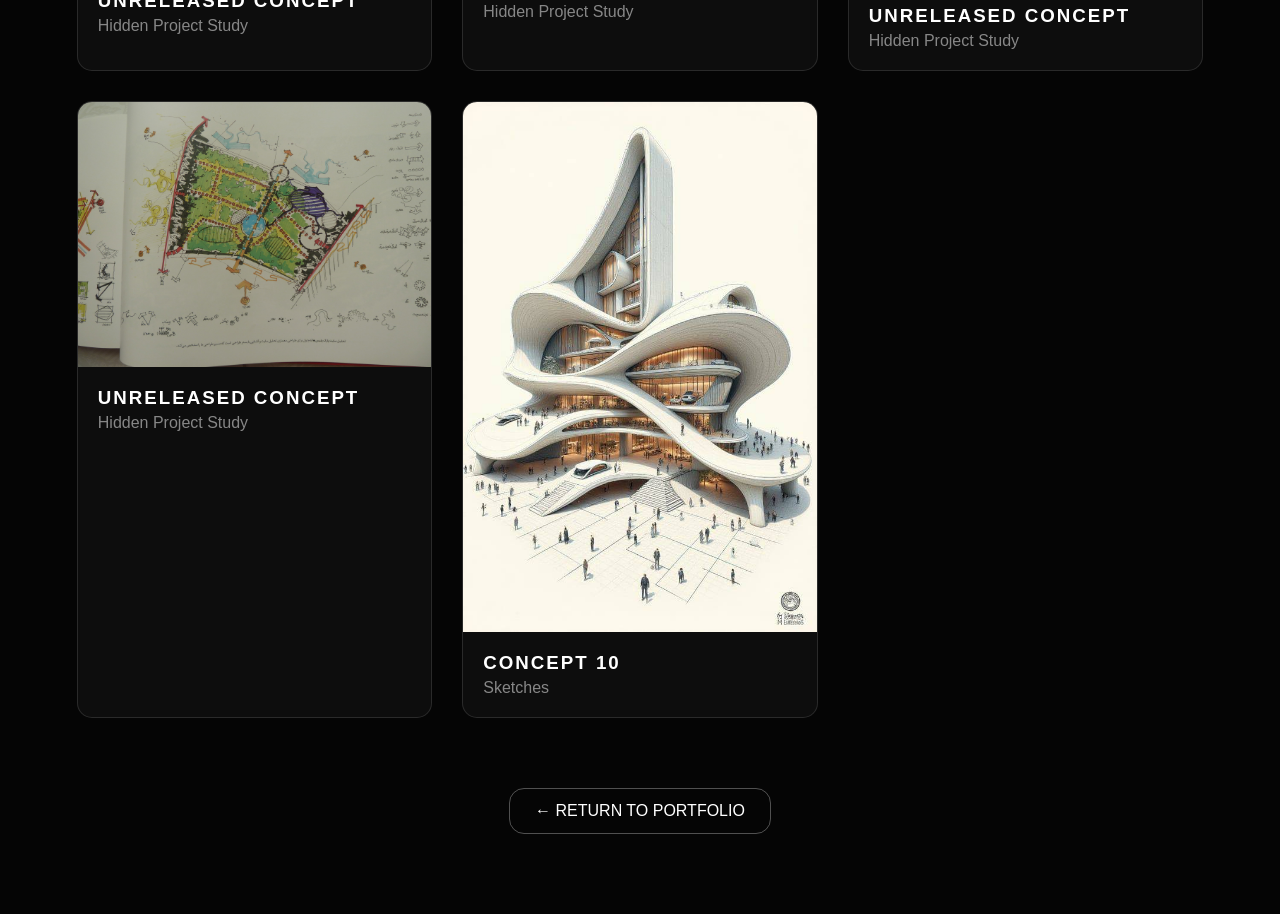
<file: hidden.html>
<!DOCTYPE html>

<html lang="en">

<head>

    <meta charset="UTF-8">

    <meta
        name="viewport"
        content="width=device-width, initial-scale=1.0">

    <title>DARK MODE</title>

    <link rel="stylesheet" href="hidden.css">

</head>

<body>

    <main class="hidden-page">

        <header class="hidden-header">

            <p class="classified">
               <h2><p>CLASSIFIED ARCHIVE</p></h2> 
            </p>

            <h1>
                SAFE MODE
            </h1>

            <p>
                Sketches • Experiments • Unreleased Concepts
            </p>

        </header>


        <section class="secret-gallery">

            <article class="secret-item">

                <img
                    src="image/9.jpg"
                    alt="Initial architectural sketch">

                <h3>
                    CONCEPT 01
                </h3>

                <p>
                    Sketches
                </p>

            </article>


            <article class="secret-item">

                <img
                    src="image/10.jpg"
                    alt="Architectural experiment">

                <h3>
                    CONCEPT 02
                </h3>

                <p>
                    Sketches
                </p>

            </article>


            <article class="secret-item">

                <img
                    src="image/11.jpg"
                    alt="Architectural sketch">

                <h3>
                   CONCEPT 03
                </h3>

                <p>
                    Sketches
                </p>

            </article>


            <article class="secret-item">

                <img
                    src="image/13.jpg"
                    alt="Unreleased architectural project">

                <h3>
                     CONCEPT 04
                </h3>

                <p>
                    Sketches
                </p>

            </article>

             <article class="secret-item">

                <img
                    src="image/15.jpg"
                    alt="Unreleased architectural project">

                <h3>
                     CONCEPT 05
                </h3>

                <p>
                    Sketches
                </p>

            </article>

             <article class="secret-item">

                <img
                    src="image/16.jpg"
                    alt="Unreleased architectural project">

                <h3>
                     CONCEPT 06
                </h3>

                <p>
                    Sketches
                </p>

            </article>

             <article class="secret-item">

                <img
                    src="image/18.jpg"
                    alt="Unreleased architectural project">

                <h3>
                     CONCEPT 07
                </h3>

                <p>
                    Sketches
                </p>

            </article>

             <article class="secret-item">

                <img
                    src="image/17.jpg"
                    alt="Unreleased architectural project">

                <h3>
                     CONCEPT 08
                </h3>

                <p>
                   Sketches
                </p>

            </article>

             <article class="secret-item">

                <img
                    src="image/19.jpg"
                    alt="Unreleased architectural project">

                <h3>
                     CONCEPT 09
                </h3>

                <p>
                    Sketches
                </p>

            </article>

             <article class="secret-item">

                <img
                    src="image/21.jpg"
                    alt="Unreleased architectural project">

                <h3>
                    Experiment PROJECTS
                </h3>

                <p>
                    Hidden Project Study
                </p>

            </article>

             <article class="secret-item">

                <img
                    src="image/20.jpg"
                    alt="Unreleased architectural project">

                <h3>
                    Experiment PROJECTS
                </h3>

                <p>
                    Hidden Project Study
                </p>

            </article>

             <article class="secret-item">

                <img
                    src="image/25.jpg"
                    alt="Unreleased architectural project">

                <h3>
                    UNRELEASED CONCEPT
                </h3>

                <p>
                    Hidden Project Study
                </p>

            </article>

             <article class="secret-item">

                <img
                    src="image/12.jpg"
                    alt="Unreleased architectural project">

                <h3>
                    UNRELEASED CONCEPT
                </h3>

                <p>
                    Hidden Project Study
                </p>

            </article>

             <article class="secret-item">

                <img
                    src="image/22.jpeg"
                    alt="Unreleased architectural project">

                <h3>
                     UNRELEASED CONCEPT
                </h3>

                <p>
                    Hidden Project Study
                </p>

            </article>

             <article class="secret-item">

                <img
                    src="image/23.JPG"
                    alt="Unreleased architectural project">

                <h3>
                     UNRELEASED CONCEPT
                </h3>

                <p>
                    Hidden Project Study
                </p>

            </article>

             <article class="secret-item">

                <img
                    src="image/24.JPG"
                    alt="Unreleased architectural project">

                <h3>
                     UNRELEASED CONCEPT
                </h3>

                <p>
                    Hidden Project Study
                </p>

            </article>

             <article class="secret-item">

                <img
                    src="image/14.jpg"
                    alt="Unreleased architectural project">

                <h3>
                   CONCEPT 10
                </h3>

                <p>
                   Sketches
                </p>

            </article>

            

        </section>


        <a href="index.html" class="back-btn" id="return-portfolio">
            ← RETURN TO PORTFOLIO
        </a>

    

    </main>

    <div id="exit-transition">

    <div class="exit-content">

        <div class="exit-symbol">
            ◈
        </div>

        <h1>RETURNING</h1>

        <div class="exit-status">
           <h2>RESTORING PORTFOLIO...</h2> 
        </div>

    </div>

 </div>

    <script>

window.addEventListener("load", () => {

    requestAnimationFrame(() => {

        document.body.classList.add(
            "safe-mode-loaded"
        );

        sessionStorage.removeItem(
            "safeModeTransition"
        );

    });

});

const returnPortfolio =
    document.getElementById("return-portfolio");

const exitTransition =
    document.getElementById("exit-transition");


if (returnPortfolio && exitTransition) {

    returnPortfolio.addEventListener("click", function (e) {

        e.preventDefault();

        // نمایش Transition
        exitTransition.classList.add("active");

        // قفل کردن اسکرول
        document.body.style.overflow = "hidden";

        // صبر برای نمایش انیمیشن
        setTimeout(() => {

            window.location.href = "index.html";

        }, 3000);

    });

}
</script>

</body>

</html>
</file>
<file: style.css>
@import url('https://fonts.googleapis.com/css2?family=Poppins:ital,wght@0,100;0,200;0,300;0,400;0,500;0,600;0,700;0,800;0,900;1,100;1,200;1,300;1,400;1,500;1,600;1,700;1,800;1,900&display=swap');

*{
    padding: 0;
    margin: 0;
    font-family: 'Poppins', sans-serif;
    box-sizing: border-box;
}

body{
    width: 100%;
    height: auto;
    overflow-x: hidden;
    position: relative;
    background: transparent;
}

/* بکگراند ثابت کل سایت */
body::before {
    content: "";
    position: fixed;

    top: 0;
    left: 0;

    width: 100%;
    height: 100%;

    background-image: url("image/a.png");
    background-size: cover;
    background-position: center;
    background-repeat: no-repeat;

    opacity: 0.5;

    z-index: -1;
    pointer-events: none;
}

header{
    z-index: 889!important;
    position: fixed !important;
    background-color: #3a6cf4 !important;
    top: 0 !important;
    left: 0 !important;
    width: 100% !important;
    padding: 15px 200px;
    display: flex;
    justify-content: space-between;
    align-items: center;
    transition: 0.2s ease;
}

header.sticky{
    background-color: #3a6cf4 !important ;
    padding: 10px 200px;
}

header .brand{
    color: white;
    font-size: 1.8em;
    font-weight: 700;
    text-transform: uppercase;
    text-decoration: none;
}




header .navigation{
    position: relative;
}

header .navigation a{
    color: rgb(255, 255, 255);
    font-size: 1em;
    text-decoration: none;
    font-weight: 500;
    margin-left: 30px;
}

header .navigation a:hover{
    color: #f4aa3a;
}

header .sticky .navigation a:hover{
    color: black;
}

section{
    padding: 100px 200px;
}

.main{
    position: relative;
    width: 100%;
    height: 100vh;
    display: flex;
    align-items: center;
    background-size: cover;
    background-position: center;
    background-repeat: no-repeat;
    background-attachment: fixed;
}

.main .content{
    max-width: 800px;
}

.main .content h2{
    color: white;
    font-size: 2em;
    font-weight: 500;
}

.main .content h2 span{
    font-size: 2.8rem;
    font-weight: 600;
}

.animated-text{
    position: relative;
    height: 70px;
    overflow: hidden;
}

.animated-text h3{
    color: #4e9eff;
    font-size: 3em;
    font-weight: 900;
    line-height: 70px;
    letter-spacing: 1px;
}

.animated-text h3:nth-child(1){
    animation: text-move 6s infinite ease-out;
}

@keyframes text-move {
    0%,15%{
        margin-top: 0px;
    }
    
    25%,40%{
        margin-top: -70px;
    }
    
    50%,65%{
        margin-top: -140px;
    }
    
    75%,90%{
        margin-top: -70px;
    }
    
    100%{
        margin-top: 0px;
    }
}

.btn{
    color: white;
    background-color: #3a6cf4;
    font-size: 1em;
    font-weight: 600;
    display: inline-block;
    padding: 10px 20px;
    text-transform: uppercase;
    text-decoration: none;
    letter-spacing: 1px;
    border-radius: 2px;
    margin-top: 30px;
    transition: 0.5s ease;
}

.btn:hover{
    background-color: #d6a503;
}

.media-icons{
    margin-top: 50px;
}

.media-icons a{
    color: white;
    font-size: 25px;
    margin-right: 30px;
}


/* About */

.title{
    width: 100%;
    display: flex;
    justify-content: center;
    align-items: center;
    flex-direction: column;
}

.section-title{
    position: relative;
    color: #3a6cf4;
    font-size: 2.2em;
    font-weight: 800;
    margin-bottom: 60px;
}

.section-title::before{
    content: "";
    position: absolute;
    top: 56px;
    left: 50%;
    width: 140px;
    height: 4px;
    background-color: #3a6cf4;
    transform: translateX(-50%);
}

.section-title::after{
    content: "";
    position: absolute;
    top: 50px;
    left: 50%;
    width: 15px;
    height: 15px;
    border-radius: 50%;
    background-color: #3a6cf4;
    transform: translateX(-50%);
}

.about .content{
    position: relative;
    width: 100%;
    display: flex;
    justify-content: space-between;
    align-items: center;
    margin-top: 20px;
}

.about .content .col-left{
    position: relative;
    width: 45%;
}

.about .content .col-right{
    position: relative;
    width: 50%;
}

.about .content .col-left .img-card{
    position: relative;
    width: 100%;
    min-height: 450px;
}

.about .content .col-left .img-card img{
    top: 0;
    left: 0;
    width: 100%;
    height: 125%;
    object-fit: cover;
    border-radius: 50%;
}

.about .content .col-right .content-title{
    font-size: 2em;
    font-weight: 800;
    margin-bottom: 20px;
}

.about .content .col-right .paragraph-text{
    font-size: 1em;
}

/* Social Media Colors */

.media-icons{
    background-color: #daac2d;
    
    margin-top: 50px;
    margin-right: 40px;
    border-radius: 20px;
    width: 250px;

    opacity: 0;
    animation: socialShow 1s ease forwards;
    animation-delay: 1s;
}

@keyframes socialShow {
    from {
        opacity: 0;
        transform: translateY(20px);
    }

    to {
        opacity: 1;
        transform: translateY(0);
    }
}
    
    


.fa-youtube {
    color: #FF0000;
    margin-left: 10px;
}

.media-icons .fa-telegram {
    color: #229ED9;
}

.media-icons .fa-whatsapp {
    color: #25D366;
}

.media-icons .fa-github {
    color: #181717;
}

/* Skills Section */

.skills{
    background-color: black;
}

.skills .content{
    position: relative;
    width: 100%;
    display: flex;
    justify-content: space-between;
    align-items: center;
    color: white;
    margin-top: 20px;
}

.skills .content .col-left{
    position: relative;
    width: 46%;
}

.skills .content .col-left .content-title{
    margin-bottom: 20px;
}

.skills .content .col-right{
    position: relative;
    width: 46%;
}

.skills .content .col-right .bar{
    margin-bottom: 15px;
    padding: 10px;
}

.skills .content .col-right .bar .info{
    display: flex;
    align-items: center;
    justify-content: space-between;
    margin-bottom: 5px;
}

.skills .content .col-right .br .info span{
    font-size: 18px;
    font-weight: 500;
}

.skills .content .col-right .bar .line{
    position: relative;
    width: 100%;
    height: 15px;
    background-color: #ccc;
    border-radius: 2px;
}

.skills .content .col-right .bar .line::before{
    content: "";
    position: absolute;
    height: 100%;
    top: 0;
    left: 0;
    border-radius: 3px;
}

.skills .content .col-right .bar .html::before{
    width: 95%;
    background-color: #e45126;
}

.skills .content .col-right .bar .css::before{
    width: 90%;
    background-color: #0c73b8;
}

.skills .content .col-right .bar .javascript::before{
    width: 80%;
    background-color: #e3a324;
}

.skills .content .col-right .bar .python::before{
    width: 85%;
    background-color: blue;
}

.skills .content .col-right .bar .b::before{
    width: 65%;
    background-color: #6d7eb8;
}
.skills .content .col-right .bar .a::before{
    width: 100%;
    background-color: #196d00;
}
.skills .content .col-right .bar .c::before{
    width: 90%;
    background-color: #420000;
}
.skills .content .col-right .bar .d::before{
    width: 80%;
    background-color: #940976;
}
.skills .content .col-right .bar .e::before{
    width: 75%;
    background-color: #2a3538;
}

/* Services */

.services .content{
    display: flex;
    justify-content: center;
    flex-wrap: wrap;
    flex-direction: row;
    margin-top: 20px;
}

.title p{
    font-size: 1em;
    width: 80%;
    text-align: center;
}

.services .content .card{
    background-color: #fff;
    width: 340px;
    margin: 10px;
    padding: 25px;
    display: flex;
    justify-content: center;
    align-items: center;
    flex-direction: column;
    border-radius: 10px;
    box-shadow: 0 5px 25px rgba(1 1 1/15%);
    transition: 0.3s linear;
}

.services .content .card .service-icon{
    color: #3a6cf4;
    font-size: 8rem;
    text-align: center;
    transition: 0.3s linear;
}

.services .content .card .info{
    text-align: center;
}

.services .content .card .info h3{
    color: #3a6cf4;
    font-size: 1.2rem;
    font-weight: 700;
    margin: 10px;
    transition: 0.3s linear;
    
}

.services .content .card:hover{
    background-color: #dfac21;
    color: white;
}

.services .content .card:hover .service-icon,
.services .content .card:hover .info h3
{
    transform: translateY(-10px);
    color: rgb(153, 58, 41);
}

/* Work */

.work{
    background-color: #000016;
}

.work .content{
    display: flex;
    justify-content: center;
    flex-direction: row;
    flex-wrap: wrap;
    margin-top: 20px;
}

.work .content .card{
    width: 350px;
    margin: 20px;
}

.work .content .card .card-img{
    position: relative;
    width: 100%;
    height: 500px;
    overflow: hidden;
    border-radius: 10px;
}

.work .content .card .card-img img{
    position: absolute;
    top: 0;
    left: 0;
    width: 100%;
    height: 100%;
    object-fit: cover;
    border-radius: 10px; 
    transition: 0.3s linear;
}

.work .content .card .card-img img:hover{
    transform: scale(1.5);
}


.work1{
   background-color: #000016; 
}

.work1 .content1{
    display: flex;
    justify-content: center;
    flex-direction: row;
    flex-wrap: wrap;
    margin-top: 20px;
}

.work1 .content1 .card{
    width: 820px;
    margin: 20px;
}

.work1 .content1 .card .card-img{
    position: relative;
    width: 100%;
    height: 580px;
    overflow: hidden;
    border-radius: 10px;
}

.work1 .content1 .card .card-img img{
    position: absolute;
    top: 0;
    left: 0;
    width: 100%;
    height: 100%;
    object-fit: cover;
    border-radius: 10px; 
    transition: 0.3s linear;
}

.work1 .content1 .card .card-img img:hover{
    transform: scale(1.5);
}

/* Text under project images */

.work .card-info,
.work1 .card-info {
    text-align: center;
    padding: 15px 5px 20px;
}

.work .card-info h3,
.work1 .card-info h3 {
    color: #3a6cf4;
    font-size: 1.2em;
    font-weight: 700;
    margin-bottom: 5px;
}

.work .card-info p,
.work1 .card-info p {
    color: #e9a105;
    font-size: 0.9em;
    font-weight: 400;
}

/* ========================================= */
/* ARTISTIC DASHED LINE BETWEEN PROJECTS */
/* ========================================= */

.work,
.work1 {
    position: relative;
}


/* محتوای کارت‌ها بالای خط قرار می‌گیرد */
.work .content,
.work1 .content1 {
    position: relative;
    z-index: 2;
}


/* SVG خط‌چین */
.project-line {
    position: absolute;

    top: 0;
    left: 0;

    width: 100%;
    height: 100%;

    z-index: 1;

    pointer-events: none;

    overflow: visible;
}


/* خود خط */
.project-line path {

    fill: none;

    stroke: #3a6cf4;

    stroke-width: 3;

    stroke-dasharray: 8 10;

    stroke-linecap: round;

    animation: dashMove 2s linear infinite;
}


/* حرکت خط‌چین */
@keyframes dashMove {

    from {
        stroke-dashoffset: 0;
    }

    to {
        stroke-dashoffset: -36;
    }

}


/* جلوگیری از اینکه کارت‌ها توسط خط پوشانده شوند */

.work .card,
.work1 .card {

    position: relative;

    z-index: 3;

}



/* Contact */

.contact .content{
    display: flex;
    justify-content: center;
    flex-wrap: wrap;
    flex-direction: column;
    margin-top: 20px;
  }
  
  .contact .content .row{
    display: flex;
    justify-content: center;
    flex-wrap: wrap;
    flex-direction: row;
  }
  
  .contact .content .row .card{
    background: #fff;
    width: 240px;
    margin: 20px;
    padding: 25px;
    display: flex;
    justify-content: center;
    align-items: center;
    flex-direction: column;
    box-shadow: 0 5px 25px rgba(1 1 1 / 15%);
    border-radius: 10px;
  }
  
  .contact .content .row .card .contact-icon{
    color: #3a6cf4;
    font-size: 4em;
    text-align: center;
    transition: transform 0.5s ease;
  }
  
  .contact .content .row .card:hover .contact-icon{
    transform: translateY(-10px);
  }
  
  .contact .content .row .card .info{
    text-align: center;
  }
  
  .contact .content .row .card .info h3{
    color: #111;
    font-size: 1.2em;
    font-weight: 700;
    margin: 10px;
  }
  
  .contact .content .row .card .info span{
    color: #666;
    font-weight: 500;
  }
  
  .contact-form{
    background: #fff;
    max-width: 600px;
    margin-top: 50px;
    padding: 50px;
    border-radius: 15px;
    box-shadow: 0 5px 25px rgba(1 1 1 / 15%);
  }
  
  .contact-form h3{
    color: #111;
    font-size: 1.6em;
    font-weight: 600;
    text-align: center;
    margin-bottom: 40px;
  }
  
  .contact-form .input-box{
    position: relative;
    width: 100%;
    margin-bottom: 20px;
  }
  
  .contact-form .input-box input,
  .contact-form .input-box textarea{
    color: #111;
    width: 100%;
    padding: 10px;
    font-size: 1em;
    font-weight: 400;
    outline: none;
    border: 1px solid #111;
    border-radius: 5px;
    resize: none;
  }
  
  .contact-form .input-box .send-btn{
    color: #fff;
    background: #3a6cf4;
    display: inline-block;
    font-size: 1.1em;
    font-weight: 500;
    text-transform: uppercase;
    letter-spacing: 2px;
    width: 100%;
    border: none;
    cursor: pointer;
    transition: 0.5s ease;
  }
  
  .contact-form .input-box .send-btn:hover{
    background: #235bf6;
  }

  /* Footer */
  
  .footer{
    background: #000016;
    color: #fff;
    text-align: center;
    padding: 2em;
  }
  
  .footer .footer-title{
    font-size: 20px;
    font-weight: 600;
  }
  
  .footer p{
    font-size: 16px;
    margin-top: 10px;
  }
  
  .footer p a{
    color: #3a6cf4;
    font-weight: 600;
    text-decoration: none;
  }
  


@media (max-width:1040px) {
    
    header{
        padding: 12px 20px;
    }

    header.sticky{
        padding: 10px 20px;
    }

    header .navigation{
        display: none;
    }

    .navigation.active{
        z-index: 889;
        position: fixed;
        background-color: white;
        top: 0;
        right: 0;
        width: 380px;
        height: 100%;
        display: flex;
        justify-content: center;
        align-items: center;
        flex-direction: column;
        box-shadow: 0 5px 25px rgba(1 1 1/ 15%);
        transition: 0.3s ease;
    }

    header .navigation a{
        color: black;
        font-size: 1.2em;
        margin: 10px;
        padding: 10px 40px;
        border-radius: 5px;
    }

    header .navigation a:hover{
        background-color: #3a6cf4;
        color: white;
        transition: 0.3s ease;
    }

    .menu-btn{
        position: absolute;
        background-image: url(image/menu.png);
        background-position: center;
        background-size: 30px;
        background-repeat: no-repeat;
        width: 40px;
        height: 40px;
        right: 0;
        margin: 0 20px;
        cursor: pointer;
        transition: 0.3s ease;
    }

    .menu-btn.active{
        z-index: 999;
        background-image: url(image/close.png);
        background-repeat: no-repeat;
        background-position: center;
        background-size: 25px;
        transition: 0.3s ease;
        filter: invert(1);
    }

    section{
        padding: 80px 20px;
    }

    .main .content h2{
        font-size: 1em;
    }

    .animated-text h3{
        font-size: 2.2em;
    }

    .section-title{
        font-size: 1.8em;
    }

    .about .content{
        flex-direction: column;
    }

    .about .content .column{
        width: 100%;
        position: relative;
    }

    .about .content .col-right{
        margin-top: 40px;
    }

    /* Skills */

    .skills .content{
        flex-direction: column;
    }

    .skills .content .column{
        position: relative;
        width: 100%;
    }

    .skills .content .col-right{
        margin-top: 40px;
    }
 
    .contact-form{
        padding: 35px 40px;
      }
}


.scrollToTop-btn{
    z-index: 999;
    position: fixed;
    background: #3a6cf4;
    color: #fff;
    width: 45px;
    height: 45px;
    right: 0;
    bottom: 10px;
    font-size: 22px;
    text-align: center;
    line-height: 45px;
    border-radius: 3px;
    cursor: pointer;
    pointer-events: none;
    opacity: 0;
    transition: all 0.3s ease;
  }

  
html {
    scroll-behavior: smooth;
}

.dashed-line {
   width: 2000px;
   border-top: 5px dashed #3a6cf4;
   margin: auto ;

}

/* =========================
   MOBILE RESPONSIVE
========================= */
/* =========================
   MOBILE RESPONSIVE
   ========================= */

@media (max-width: 768px) {

    * {
        box-sizing: border-box;
    }

    html,
    body {
        width: 100%;
        max-width: 100%;
        overflow-x: hidden;
    }

    /* ---------- HEADER ---------- */

    header {
        padding: 15px 20px;
    }

    .navigation {
        display: none;
    }

    /* ---------- SECTIONS ---------- */

    section {
        width: 100%;
        padding: 60px 15px;
    }

    .section-title {
        font-size: 22px;
        margin-bottom: 35px;
    }

    /* ---------- ABOUT ---------- */

    .about .content {
        width: 100%;
        display: flex;
        flex-direction: column;
        align-items: center;
    }

    .about .column {
        width: 100%;
    }

    /* Profile image */

    .about .img-card {
        width: 330px;
        height: 330px;
        max-width: 330px;
        max-height: 330px;
        margin: 0 auto 80px;
    }

    .about .img-card img {
        width: 280px;
        height: 280px;
        object-fit: cover;
        border-radius: 50%;
    }

    /* ---------- ABOUT TEXT ---------- */

    .about .content .column {
        padding: 0;
    }

    .about h3 {
        font-size: 20px;
        line-height: 1.4;
    }

    .about p {
        font-size: 13px;
        line-height: 1.8;
        text-align: left;
    }

    /* ---------- SKILLS ---------- */

    .skills {
        width: 100%;
    }

    .skills .content {
        width: 100%;
    }

    .skills .column {
        width: 100%;
    }

    .skills h3 {
        font-size: 20px;
    }

    .skills p {
        font-size: 13px;
        line-height: 1.8;
    }

    /* Skill bars */

    .skill-bar {
        width: 100%;
        margin-bottom: 20px;
    }

    /* ---------- BUTTON ---------- */

    .btn {
        font-size: 11px;
        padding: 10px 15px;
    }

    /* ---------- WORKS ---------- */

    .work .content
     {
        width: 100%;
        display: flex;
        flex-direction: column;
        align-items: center;
        gap: 30px;
    }

    .work .card
     {
        width: 100%;
        max-width: 600px;
    }

    .card-img {
        width: 100%;
    }


    .work1 .content1 {
        width: 100%;
        max-width: 100%;
        display: flex;
        align-items: center;
    
    }
 

    .card-img img {
        width: 100%;
        max-width: 100% !important;
        display: block;
        object-fit: contain !important;
        
       
    }

 
    
 
    

    /* ---------- TEXT UNDER IMAGES ---------- */

    .card-info {
        padding: 12px 5px;
    }

    .card-info h3 {
        font-size: 16px;
    }

    .card-info p {
        font-size: 12px;
        margin-top: 0;
    }

}


/* =========================================
   SECRET ARCHITECT MODE
   ========================================= */

/* =========================================================
   SECRET / ARCHITECT MODE
   ========================================================= */

#secret-overlay {
    position: fixed;
    inset: 0;

    width: 100%;
    height: 100vh;

    z-index: 999999;

    background:
        radial-gradient(
            circle at center,
            rgba(40, 40, 40, 0.35),
            #000 70%
        );

    color: #fff;

    display: flex;
    justify-content: center;
    align-items: center;

    opacity: 0;
    visibility: hidden;

    transform: scale(1);

    transition:
        opacity 1s ease,
        visibility 1s ease,
        transform 1s ease;

    overflow: hidden;
}


/* =========================================================
   OVERLAY ACTIVE
   ========================================================= */

#secret-overlay.active {
    opacity: 1;
    visibility: visible;
}


/* =========================================================
   BACKGROUND GRID
   ========================================================= */

#secret-overlay::before {

    content: "";

    position: absolute;

    inset: 0;

    background-image:
        linear-gradient(
            rgba(255,255,255,0.035) 1px,
            transparent 1px
        ),
        linear-gradient(
            90deg,
            rgba(255,255,255,0.035) 1px,
            transparent 1px
        );

    background-size: 45px 45px;

    pointer-events: none;

    animation: gridMove 12s linear infinite;
}


/* =========================================================
   MAIN CONTENT
   ========================================================= */

.secret-content {

    position: relative;

    z-index: 2;

    width: min(700px, 90%);

    text-align: center;

    font-family: Arial, sans-serif;
}


/* =========================================================
   INTRO STAGE
   ========================================================= */

.intro-stage {

    opacity: 1;

    transform:
        scale(1)
        translateY(0);

    transition:
        opacity .7s ease,
        transform .7s cubic-bezier(.16,1,.3,1);
}


/* خروج مرحله اول */

.intro-stage.hide {

    opacity: 0;

    transform:
        scale(.85)
        translateY(-20px);
}


/* =========================================================
   SECRET SYMBOL
   ========================================================= */

.secret-symbol {

    font-size:
        clamp(55px, 12vw, 110px);

    margin-bottom: 20px;

    filter:
        drop-shadow(
            0 0 20px
            rgba(255,255,255,.3)
        );

    animation:
        skullPulse 2s ease-in-out infinite;
}


/* =========================================================
   TITLE
   ========================================================= */

.secret-content h1 {

    font-size:
        clamp(30px, 7vw, 65px);

    letter-spacing: 8px;

    margin:
        0 0 15px;

    font-weight: 700;
}


/* =========================================================
   WARNING
   ========================================================= */

.secret-warning {

    font-size: 14px;

    letter-spacing: 4px;

    opacity: .6;

    margin-bottom: 30px;
}


/* =========================================================
   STATUS
   ========================================================= */

.secret-status {

    margin-top: 15px;

    font-family: monospace;

    font-size: 13px;

    opacity: .7;

    letter-spacing: 2px;
}


/* =========================================================
   LOADING STAGE
   ========================================================= */

.loading-stage {

    opacity: 0;

    transform:
        scale(1.08)
        translateY(20px);

    pointer-events: none;

    transition:
        opacity .8s ease,
        transform .8s cubic-bezier(.16,1,.3,1);
}


/* وقتی Loading شروع می‌شود */

.loading-stage.show {

    opacity: 1;

    transform:
        scale(1)
        translateY(0);

    pointer-events: auto;
}


/* =========================================================
   LOADING BAR
   ==============================================
   =========== */

.secret-loader {

    width: 100%;

    max-width: 500px;

    height: 4px;

    margin:
        30px auto 0;

    background:
        rgba(255,255,255,.12);

    overflow: hidden;

    border-radius: 10px;
}


/*
   خیلی مهم:
   اینجا animation نمی‌گذاریم.

   چون JavaScript خودش width را
   از 0 تا 100 تغییر می‌دهد.
*/

.secret-loader span {

    display: block;

    width: 0%;

    height: 100%;

    background: #fff;

    border-radius: 10px;

    box-shadow:
        0 0 10px #fff,
        0 0 25px rgba(255,255,255,.5);

    transition:
        width .03s linear;
}


/* =========================================================
   LOADING INFORMATION
   ========================================================= */

.loading-info {

    width: 100%;

    max-width: 500px;

    margin:
        15px auto 0;

    display: flex;

    justify-content: space-between;

    align-items: center;

    gap: 20px;

    font-family: monospace;

    font-size: 12px;

    letter-spacing: 2px;

    opacity: .7;
}


/* =========================================================
   LOADING STATUS
   ========================================================= */

#loading-status {

    text-align: left;
}


/* =========================================================
   LOADING PERCENT
   ========================================================= */

#loading-percent {

    min-width: 45px;

    text-align: right;
}


/* =========================================================
   FINAL EXIT
   ========================================================= */

/*
   JavaScript هنگام 100% این موارد را
   خودش روی overlay اعمال می‌کند:

   opacity: 0
   transform: scale(1.08)
*/

#secret-overlay.exiting {

    opacity: 0;

    transform:
        scale(1.08);
}


/* =========================================================
   ANIMATIONS
   ========================================================= */

@keyframes skullPulse {

    0% {

        transform:
            scale(1);

        filter:
            drop-shadow(
                0 0 15px
                rgba(255,255,255,.2)
            );
    }

    50% {

        transform:
            scale(1.06);

        filter:
            drop-shadow(
                0 0 30px
                rgba(255,255,255,.45)
            );
    }

    100% {

        transform:
            scale(1);

        filter:
            drop-shadow(
                0 0 15px
                rgba(255,255,255,.2)
            );
    }
}


/* =========================================================
   MOVING GRID
   ========================================================= */

@keyframes gridMove {

    0% {

        transform:
            translate(0,0);
    }

    50% {

        transform:
            translate(22px,22px);
    }

    100% {

        transform:
            translate(45px,45px);
    }
}


/* =========================================================
   MOBILE
   ========================================================= */

@media (max-width: 600px) {

    #secret-overlay {

        padding:
            20px;
    }


    .secret-content {

        width: 90%;
    }


    .secret-symbol {

        font-size: 45px;

        margin-bottom: 18px;
    }


    .secret-content h1 {

        font-size: 25px;

        letter-spacing: 5px;
    }


    .secret-warning {

        font-size: 10px;

        letter-spacing: 2px;

        margin-bottom: 25px;
    }


    .secret-status {

        font-size: 10px;

        letter-spacing: 1.5px;
    }


    .secret-loader {

        height: 3px;

        margin-top: 25px;
    }


    .loading-info {

        font-size: 9px;

        letter-spacing: 1px;
    }

}


/* =========================================================
   VERY SMALL PHONES
   ========================================================= */

@media (max-width: 380px) {

    .secret-symbol {

        font-size: 38px;
    }


    .secret-content h1 {

        font-size: 21px;

        letter-spacing: 4px;
    }


    .secret-warning {

        font-size: 9px;
    }


    .loading-info {

        font-size:8px;
    }

}

/* =========================================
   ROSH ATTENTION ANIMATION
   ========================================= */

/* =========================================
   THE POWER OF ARCHITECT
   ATTENTION ANIMATION
   ========================================= */

.brand a {
    animation:
        brandColor 4s infinite ease-in-out,
        brandGlow 1.8s infinite ease-in-out;

    transition: color 0.3s ease;
    text-decoration: none !important;
}


/* تغییر مداوم رنگ */

@keyframes brandColor {

    0% {
        color: #ffffff;
    }

    16% {
        color: #00e5ff;
    }

    32% {
        color: #7c4dff;
    }

    48% {
        color: #ff4081;
    }

    64% {
        color: #ff9100;
    }

    80% {
        color: #76ff03;
    }

    100% {
        color: #ffffff;
    }
}


/* Glow + Pulse بدون transform
   تا با AOS تداخل نداشته باشد */

@keyframes brandGlow {

    0%, 100% {
        text-shadow:
            0 0 3px rgba(255,255,255,0.2);

        filter: brightness(1);
    }

    50% {
        text-shadow:
            0 0 8px currentColor,
            0 0 18px currentColor,
            0 0 30px currentColor;

        filter: brightness(1.35);
    }
}

/* =========================================
   SECURITY QUESTION SYSTEM
   ========================================= */

.security-stage {
    width: 100%;
    transition:
        opacity .8s ease,
        transform 1s cubic-bezier(.16,1,.3,1);
}


/* Warning */

.security-message {
    margin: 25px auto;
    font-family: monospace;
    letter-spacing: 3px;
}

.security-message span {
    display: block;
    color: #ff3333;
    font-size: 14px;
    font-weight: bold;
    animation: warningBlink 1s infinite;
}

.security-message p {
    margin-top: 8px;
    opacity: .55;
    font-size: 11px;
}


/* Question box */

.security-question {
    width: min(520px, 90vw);
    margin: 30px auto 0;

    padding: 30px;

    border: 1px solid rgba(255,255,255,.18);

    background:
        linear-gradient(
            145deg,
            rgba(255,255,255,.05),
            rgba(0,0,0,.35)
        );

    box-shadow:
        0 0 40px rgba(255,255,255,.04);

    backdrop-filter: blur(10px);
}


.question-label {
    font-family: monospace;

    font-size: 10px;

    letter-spacing: 4px;

    opacity: .45;

    margin-bottom: 20px;
}


.question-text {
    font-size: clamp(18px, 4vw, 26px);

    letter-spacing: 1px;

    margin-bottom: 25px;
}


#security-answer {

    width: 100%;

    padding: 15px;

    background: rgba(0,0,0,.5);

    border: 1px solid rgba(255,255,255,.25);

    color: white;

    outline: none;

    font-family: monospace;

    text-align: center;

    font-size: 16px;

    transition: .3s;
}


#security-answer:focus {

    border-color: white;

    box-shadow:
        0 0 20px rgba(255,255,255,.15);

}


#verify-access {

    width: 100%;

    margin-top: 15px;

    padding: 14px;

    border: 1px solid rgba(255,255,255,.4);

    background: white;

    color: black;

    font-weight: bold;

    letter-spacing: 2px;

    cursor: pointer;

    transition: .3s;

    border-radius: 15px;
}


#verify-access:hover {

    background: transparent;

    color: white;

    box-shadow:
        0 0 25px rgba(255,255,255,.15);

    

}


.security-hint {

    margin-top: 15px;

    font-family: monospace;

    font-size: 9px;

    letter-spacing: 2px;

    opacity: .35;
}


/* =========================================
   ACCESS DENIED
   ========================================= */

.access-denied {

    position: fixed;

    inset: 0;

    z-index: 9999999;

    display: flex;

    justify-content: center;

    align-items: center;

    background:
        rgba(80,0,0,.2);

    pointer-events: none;

    animation:
        deniedScreen .18s infinite;
}


.access-denied-box {

    text-align: center;

    animation:
        deniedBox .3s
        cubic-bezier(.68,-.55,.27,1.55);
}


.denied-glitch {

    color: #ff1e1e;

    font-family: monospace;

    font-weight: 900;

    font-size: clamp(
        45px,
        10vw,
        110px
    );

    letter-spacing: 5px;

    text-shadow:
        5px 0 #700000,
        -5px 0 #ff5555,
        0 0 25px #ff0000;

    animation:
        glitchText .12s infinite;
}


.denied-sub {

    margin-top: 15px;

    color: #ff5555;

    font-family: monospace;

    letter-spacing: 4px;

    font-size: 13px;
}


.denied-retry {

    margin-top: 10px;

    color: white;

    opacity: .55;

    font-family: monospace;

    letter-spacing: 3px;

    font-size: 10px;
}


.access-denied.hide {

    opacity: 0;

    transition: opacity .5s ease;
}

/* =========================
   ACCESS GRANTED
========================= */

.access-granted {

    position: absolute;

    inset: 0;

    z-index: 999999;

    display: flex;

    justify-content: center;

    align-items: center;

    background: rgba(0,0,0,.96);

    color: white;

    text-align: center;

    animation: grantedFadeIn .6s ease forwards;
}


.access-granted-box {

    display: flex;

    flex-direction: column;

    align-items: center;

    justify-content: center;

}


/* تیک */

.granted-check {

    width: 85px;
    height: 85px;

    border: 3px solid #39ff88;

    border-radius: 50%;

    display: flex;

    justify-content: center;

    align-items: center;

    color: #39ff88;

    font-size: 55px;

    font-weight: bold;

    margin-bottom: 25px;

    box-shadow:
        0 0 10px #39ff88,
        0 0 30px rgba(57,255,136,.6),
        0 0 70px rgba(57,255,136,.25);

    animation:
        grantedPulse 1.5s ease-in-out infinite;

}


/* ACCESS GRANTED */

.granted-glitch {

    color: #39ff88;

    font-family: monospace;

    font-size: clamp(25px, 6vw, 50px);

    font-weight: bold;

    letter-spacing: 6px;

    text-shadow:
        0 0 8px #39ff88,
        0 0 20px rgba(57,255,136,.7);

}


/* ANSWER VERIFIED */

.granted-sub h2 {

    margin: 15px 0 0;

    font-family: monospace;

    font-size: 14px;

    letter-spacing: 4px;

    color: rgba(255,255,255,.8);

}


/* REQUEST */

.granted-status h2 {

    margin-top: 12px;

    font-family: monospace;

    font-size: 11px;

    letter-spacing: 2px;

    color: rgba(255,255,255,.5);

}


/* خروج */

.access-granted.hide {

    animation:
        grantedFadeOut .7s ease forwards;

}


/* مخفی شدن سؤال */

.security-stage.success-hide {

    opacity: 0 !important;

    transform: scale(.9);

    pointer-events: none;

}


/* animations */

@keyframes grantedFadeIn {

    from {

        opacity: 0;

        transform: scale(.9);

    }

    to {

        opacity: 1;

        transform: scale(1);

    }

}


@keyframes grantedFadeOut {

    from {

        opacity: 1;

        transform: scale(1);

    }

    to {

        opacity: 0;

        transform: scale(1.08);

    }

}


@keyframes grantedPulse {

    0%,
    100% {

        transform: scale(1);

        box-shadow:
            0 0 10px #39ff88,
            0 0 30px rgba(57,255,136,.5);

    }

    50% {

        transform: scale(1.08);

        box-shadow:
            0 0 20px #39ff88,
            0 0 60px rgba(57,255,136,.9),
            0 0 100px rgba(57,255,136,.3);

    }

}


/* =========================================
   LOADING STAGE
   ========================================= */

.loading-stage {

    display: none;

    width: 100%;

    opacity: 0;

    transform: scale(.9);

    transition:
        opacity .8s ease,
        transform 1s
        cubic-bezier(.16,1,.3,1);
}


.loading-stage.show {

    display: block;

    opacity: 1;

    transform: scale(1);
}


.loading-info {

    width: min(500px, 90vw);

    margin: 15px auto 0;

    display: flex;

    justify-content: space-between;

    font-family: monospace;

    font-size: 10px;

    letter-spacing: 2px;

    opacity: .6;
}


/* =========================================
   EXIT TO SAFE MODE
   ========================================= */

#secret-overlay.leaving {

    opacity: 0;

    transform: scale(1.12);

    filter: blur(8px);

    transition:
        opacity 1s ease,
        transform 1s ease,
        filter 1s ease;
}


/* =========================================
   ANIMATIONS
   ========================================= */

@keyframes warningBlink {

    0%, 100% {
        opacity: .45;
    }

    50% {
        opacity: 1;
    }

}


@keyframes deniedBox {

    0% {
        transform:
            scale(1.5)
            translateX(-10px);

        opacity: 0;
    }

    60% {
        transform:
            scale(.95)
            translateX(8px);

        opacity: 1;
    }

    100% {
        transform:
            scale(1)
            translateX(0);
    }

}


@keyframes glitchText {

    0% {
        transform: translate(0);
    }

    25% {
        transform: translate(-4px, 2px);
    }

    50% {
        transform: translate(4px, -2px);
    }

    75% {
        transform: translate(-2px, -1px);
    }

    100% {
        transform: translate(0);
    }

}


@keyframes deniedScreen {

    0%, 100% {
        background:
            rgba(80,0,0,.15);
    }

    50% {
        background:
            rgba(255,0,0,.08);
    }

}
/* =========================================
   HIDE SECURITY FORM DURING ACCESS DENIED
   ========================================= */

.security-stage.denied-hide {

    opacity: 0 !important;

    transform:
        scale(.85)
        translateY(15px) !important;

    filter: blur(8px);

    pointer-events: none;

    transition:
        opacity .35s ease,
        transform .35s ease,
        filter .35s ease;
}


/* =========================================
   ACCESS DENIED SCREEN
   ========================================= */

.access-denied {

    position: fixed;

    inset: 0;

    width: 100%;
    height: 100%;

    z-index: 999999999;

    display: flex;

    justify-content: center;
    align-items: center;

    pointer-events: none;

    background:
        rgba(40, 0, 0, .12);

    animation:none;
    transform: none;
}


.access-denied-box {

    text-align: center;

    width: 90%;

    animation:
        deniedAppear .35s
        cubic-bezier(.16,1,.3,1);
}


/* متن اصلی */

.denied-glitch {

    color: #ff1d1d;

    font-family: monospace;

    font-weight: 900;

    font-size:
        clamp(42px, 10vw, 110px);

    letter-spacing: 5px;

    text-shadow:

        4px 0 #650000,

        -4px 0 #ff5555,

        0 0 15px #ff0000,

        0 0 35px rgba(255,0,0,.7);

    animation:
        glitchText .11s infinite;
}


/* متن دوم */

.denied-sub {

    margin-top: 18px;

    color: #ff5555;

    font-family: monospace;

    font-size: 13px;

    letter-spacing: 4px;

    animation:
        deniedBlink .5s infinite;
}


/* متن سوم */

.denied-retry {

    margin-top: 12px;

    color: white;

    opacity: .6;

    font-family: monospace;

    font-size: 10px;

    letter-spacing: 3px;
}


/* =========================================
   EXIT ACCESS DENIED
   ========================================= */

.access-denied.hide {

    opacity: 0;

    transform: scale(1.15);

    filter: blur(10px);

    transition:

        opacity .5s ease,

        transform .6s ease,

        filter .6s ease;
}


/* =========================================
   FORM COMING BACK
   ========================================= */

.security-stage.denied-return {

    animation:
        securityReturn .7s
        cubic-bezier(.16,1,.3,1);
}


/* =========================================
   ANIMATIONS
   ========================================= */

@keyframes deniedShake {

    0% {
        transform: translate(0);
    }

    20% {
        transform: translate(-4px, 2px);
    }

    40% {
        transform: translate(4px, -2px);
    }

    60% {
        transform: translate(-3px, -1px);
    }

    80% {
        transform: translate(3px, 2px);
    }

    100% {
        transform: translate(0);
    }

}


@keyframes deniedAppear {

    0% {

        opacity: 0;

        transform:
            scale(1.5)
            translateY(20px);

    }

    60% {

        opacity: 1;

        transform:
            scale(.96)
            translateY(0);

    }

    100% {

        opacity: 1;

        transform:
            scale(1);

    }

}


@keyframes glitchText {

    0% {
        transform: translate(0);
    }

    20% {
        transform: translate(-5px, 2px);
    }

    40% {
        transform: translate(4px, -2px);
    }

    60% {
        transform: translate(-3px, -1px);
    }

    80% {
        transform: translate(3px, 2px);
    }

    100% {
        transform: translate(0);
    }

}


@keyframes deniedBlink {

    0%,
    100% {
        opacity: .45;
    }

    50% {
        opacity: 1;
    }

}


@keyframes securityReturn {

    0% {

        opacity: 0;

        transform:
            scale(.88)
            translateY(25px);

        filter: blur(8px);

    }

    60% {

        opacity: 1;

        transform:
            scale(1.02)
            translateY(0);

        filter: blur(0);

    }

    100% {

        opacity: 1;

        transform:
            scale(1);

        filter: blur(0);

    }

}

/* =========================================
   NEON CLICK HERE CALLOUT
   ========================================= */

.neon-callout {
    position: absolute ;

    top: 90px ;
    left: 210px ;

    width: 190px;
    height: 150px;

    

    pointer-events: none;
    

   
    
    
    animation: socialShow 1s ease forwards;
}


/* متن */

.click-text {
    position: absolute;

    top: 35px;
    left: 10px;

    display: flex;
    flex-direction: column;

    text-align: center;

    transform: rotate(-8deg);

    font-family: Arial, sans-serif;

    animation: textGlow 1.5s ease-in-out infinite;
     animation-delay: 1s;
    
     z-index: 0;
     
}

.click-text span {
    font-size: 17px;

    font-weight: 900;

    letter-spacing: 2px;

    color: rgb(192, 70, 0);

    text-shadow:
        0 0 5px #fff,
        0 0 10px #00ffff,
        0 0 20px #00ffff,
        0 0 35px #ff00ff;
    animation-delay: 1s;
    
}

.click-text small {
    margin-top: 4px;

    font-size: 7px;

    letter-spacing: 2px;

    color: #fff;

    opacity: .8;
animation-delay: 1s;
}


/* =========================================
   CURVED ARROW
   ========================================= */

/* =========================================
   REVERSED CURVED ARROW
   شروع از چپ → پایین → برگشت به بالا
   ========================================= */

.neon-arrow {
    position: absolute;

    left: 5px;
    top: 35px;

    width: 150px;
    height: 120px;

    transform: rotate(0deg);
}


/* مسیر خمیده */

.arrow-line {
    position: absolute;

    left: 5px;
    top: 5px;

    width: 135px;
    height: 95px;

    border: none;

    border-bottom: 4px solid #00ffff;

    border-right: 4px solid #00ffff;

    border-radius: 0 0 100px 100px;

    transform: rotate(-25deg);

    filter:
        drop-shadow(0 0 4px #00ffff)
        drop-shadow(0 0 12px #00ffff)
        drop-shadow(0 0 22px #ff00ff);

    animation: neonColor 3s linear infinite;
}


/* نوک فلش — رو به بالا */

.arrow-head {
    position: absolute;

    left: 102px;
    top: -22px;

    width: 25px;
    height: 25px;

    border: none;

    border-left: 5px solid #ff00ff;
    border-top: 5px solid #ff00ff;

    transform: rotate(45deg);

    filter:
        drop-shadow(0 0 5px #ff00ff)
        drop-shadow(0 0 15px #ff00ff)
        drop-shadow(0 0 25px #ff00ff);

    animation: arrowUpPulse 1s ease-in-out infinite;
}


/* =========================================
   حرکت نوک فلش به سمت بالا
   ========================================= */

@keyframes arrowUpPulse {

    0% {
        transform: rotate(45deg) scale(1);
    }

    50% {
        transform: rotate(45deg) scale(1.2);
    }

    100% {
        transform: rotate(45deg) scale(1);
    }

}


/* =========================================
   BULBS
   ========================================= */

.neon-bulbs span {
    position: absolute;

    width: 7px;
    height: 7px;

    border-radius: 50%;

    background: rgb(221, 165, 11);

    box-shadow:
        0 0 5px white,
        0 0 10px #00ffff,
        0 0 20px #00ffff;

    animation:
        bulbBlink 1.2s infinite alternate,
        bulbColor 4s linear infinite;
}


/* جای لامپ‌ها */

.neon-bulbs span:nth-child(1) {
    left: 12px;
    top: 115px;
}

.neon-bulbs span:nth-child(2) {
    left: 28px;
    top: 127px;
}

.neon-bulbs span:nth-child(3) {
    left: 50px;
    top: 137px;
}

.neon-bulbs span:nth-child(4) {
    left: 78px;
    top: 140px;
}

.neon-bulbs span:nth-child(5) {
    left: 105px;
    top: 130px;
}

.neon-bulbs span:nth-child(6) {
    left: 125px;
    top: 115px;
}

.neon-bulbs span:nth-child(7) {
    left: 133px;
    top: 95px;
}

.neon-bulbs span:nth-child(8) {
    left: 137px;
    top: 75px;
}/* =========================================
   REVERSED CURVED ARROW
   شروع از چپ → پایین → برگشت به بالا
   ========================================= */

.neon-arrow {
    position: absolute;

    left: 5px;
    top: 35px;

    width: 150px;
    height: 120px;

    transform: rotate(0deg);
}


/* مسیر خمیده */

.arrow-line {
    position: absolute;

    left: 5px;
    top: 5px;

    width: 135px;
    height: 95px;

    border: none;

    border-bottom: 4px solid #00ffff;

    border-right: 4px solid #00ffff;

    border-radius: 0 0 100px 100px;

    transform: rotate(-25deg);

    filter:
        drop-shadow(0 0 4px #00ffff)
        drop-shadow(0 0 12px #00ffff)
        drop-shadow(0 0 22px #ff00ff);

    animation: neonColor 3s linear infinite;
}


/* نوک فلش — رو به بالا */

.arrow-head {
    position: absolute;

    right: -2px;
    bottom: 8px;

    width: 25px;
    height: 25px;

    border: none;

    border-left: 5px solid #ff00ff;
    border-top: 5px solid #ff00ff;

    transform: rotate(45deg);

    filter:
        drop-shadow(0 0 5px #ff00ff)
        drop-shadow(0 0 15px #ff00ff)
        drop-shadow(0 0 25px #ff00ff);

    animation: arrowUpPulse 1s ease-in-out infinite;
}


/* =========================================
   حرکت نوک فلش به سمت بالا
   ========================================= */

@keyframes arrowUpPulse {

    0% {
        transform: rotate(45deg) scale(1);
    }

    50% {
        transform: rotate(45deg) scale(1.2);
    }

    100% {
        transform: rotate(45deg) scale(1);
    }

}


/* =========================================
   ANIMATIONS
   ========================================= */

@keyframes bulbBlink {

    0% {
        opacity: .35;
        transform: scale(.7);
    }

    50% {
        opacity: 1;
        transform: scale(1.3);
    }

    100% {
        opacity: .5;
        transform: scale(.9);
    }
}


@keyframes bulbColor {

    0% {
        box-shadow:
            0 0 5px rgb(255, 255, 255),
            0 0 12px #00ffff,
            0 0 25px #00ffff;
    }

    50% {
        box-shadow:
            0 0 5px white,
            0 0 12px #ff00ff,
            0 0 25px #ff00ff;
    }

    100% {
        box-shadow:
            0 0 5px white,
            0 0 12px #00ffff,
            0 0 25px #00ffff;
    }
}


@keyframes neonColor {

    0% {
        border-color: #00ffff;
    }

    33% {
        border-color: #ff00ff;
    }

    66% {
        border-color: #ffff00;
    }

    100% {
        border-color: #0a8b06;
    }
}


@keyframes arrowPulse {

    0% {
        transform: rotate(-35deg) scale(1);
    }

    50% {
        transform: rotate(-35deg) scale(1.2);
    }

    100% {
        transform: rotate(-35deg) scale(1);
    }
}


@keyframes textGlow {

    0%,
    100% {
        opacity: .65;
        transform: rotate(-8deg) scale(.95);
    }

    50% {
        opacity: 1;
        transform: rotate(-8deg) scale(1.05);
    }
}


@keyframes calloutFloat {

    0%,
    100% {
        transform: translateY(0);
    }

    50% {
        transform: translateY(-7px);
    }
}


/* =========================================
   MOBILE
   ========================================= */

@media (max-width: 768px) {

    .neon-callout {
        top: 115px;
        left: 120px;

        transform: scale(.75);

        transform-origin: left top;
    }

}

#secret-exit {

    position: absolute;

    top: 25px;
    right: 600px;

    z-index: 9999999;

    padding: 10px 18px;

    background: rgba(0,0,0,.4);

    border: 1px solid rgba(255,255,255,.4);

    color: white;

    font-family: monospace;

    font-size: 12px;

    letter-spacing: 3px;

    cursor: pointer;

    opacity: 0;

    transform: translateY(-10px);

    border-radius: 15px;

    align-items: center;

    transition:
        opacity .8s ease,
        transform .8s ease,
        background .3s ease,
        border-color .3s ease;
}


/* وقتی Safe Mode باز شد */

#secret-overlay.active #secret-exit {

    opacity: 1;

    transform: translateY(0);
}


/* Hover */

#secret-exit:hover {

    background: rgb(255, 255, 255);

    color: black;

    border-color: white;

    box-shadow:
        0 0 10px white,
        0 0 30px rgba(255,255,255,.5);
}


/* موبایل */

@media (max-width: 600px) {

    #secret-exit {

        top: 15px;
        right: 15px;

        padding: 8px 12px;

        font-size: 10px;

    }

}
</file>
<file: hidden.css>
* {
    margin: 0;
    padding: 0;
    box-sizing: border-box;
}

body {
    background: #050505;
    color: white;
    font-family: Arial, sans-serif;
}

.hidden-page {
    min-height: 100vh;
    padding: 80px 6vw;
}

.hidden-header {
    text-align: center;
    margin-bottom: 70px;
}

.classified {
    font-family: monospace;
    font-size: 12px;
    letter-spacing: 5px;
    opacity: 0.5;
    margin-bottom: 20px;
}

.hidden-header h1 {
    font-size: clamp(35px, 7vw, 75px);
    letter-spacing: 5px;
    margin-bottom: 15px;
}

.hidden-header p:last-child {
    opacity: 0.5;
    letter-spacing: 2px;
}

.secret-gallery {
    width: 100%;
    max-width: 1200px;
    margin: auto;

    display: grid;

    grid-template-columns:
        repeat(auto-fit, minmax(260px, 1fr));

    gap: 30px;
}

.secret-item {
    background: #0d0d0d;
    border: 1px solid rgba(255,255,255,0.12);
    overflow: hidden;
    border-radius: 15px;
}

.secret-item img {
    width: 100%;
    height: auto;
    display: block;
    transition: 0.3s linear;
}
.secret-gallery .secret-item img:hover{
    transform: scale(1.5);
}


.secret-item h3 {
    padding: 20px 20px 5px;
    letter-spacing: 2px;
}

.secret-item p {
    padding: 0 20px 20px;
    opacity: 0.5;
}

.back-btn {
    display: block;

    width: fit-content;

    margin: 70px auto 0;

    padding: 13px 25px;

    border: 1px solid rgba(255,255,255,0.3);

    color: white;

    text-decoration: none;

    transition: 0.3s;
    border-radius: 15px;
}

.back-btn:hover {
    background: white;
    color: black;
}

@media (max-width: 600px) {

    .hidden-page {
        padding: 50px 20px;
    }

    .secret-gallery {
        grid-template-columns: 1fr;
    }

}

#secret-overlay {
    position: fixed;
    inset: 0;
    z-index: 99999;

    background: #000;
    color: #fff;

    display: flex;
    justify-content: center;
    align-items: center;

    opacity: 0;
    visibility: hidden;

    transform: scale(1.08);

    transition:
        opacity 1s cubic-bezier(.77,0,.18,1),
        transform 1.4s cubic-bezier(.77,0,.18,1),
        visibility 1s;

    overflow: hidden;
}

#secret-overlay.active {
    opacity: 1;
    visibility: visible;
    transform: scale(1);
}


/* خطوط معماری */

#secret-overlay::before {
    content: "";

    position: absolute;
    inset: -50%;

    background:
        linear-gradient(
            90deg,
            transparent 49.8%,
            rgba(255,255,255,.08) 50%,
            transparent 50.2%
        ),
        linear-gradient(
            transparent 49.8%,
            rgba(255,255,255,.08) 50%,
            transparent 50.2%
        );

    background-size: 80px 80px;

    transform: perspective(500px) rotateX(55deg);

    animation: architectureGrid 8s linear infinite;

    opacity: 0;

    transition: opacity 1.5s ease;
}

#secret-overlay.active::before {
    opacity: 1;
}


.secret-content {
    position: relative;
    z-index: 2;

    text-align: center;

    width: 90%;
    max-width: 800px;

    animation: secretContent 1.8s cubic-bezier(.16,1,.3,1);
}


/* اسکلت */

.secret-symbol {
    font-size: clamp(70px, 15vw, 150px);

    margin-bottom: 20px;

    opacity: 0;

    animation:
        skullReveal 1.2s .3s cubic-bezier(.16,1,.3,1)
        forwards;
}


/* عنوان */

.secret-content h1 {
    font-size: clamp(28px, 7vw, 75px);

    letter-spacing: 12px;

    margin: 0 0 20px;

    opacity: 0;

    animation:
        titleReveal 1.2s .8s cubic-bezier(.16,1,.3,1)
        forwards;
}


/* هشدار */

.secret-warning {
    font-family: monospace;

    font-size: 13px;

    letter-spacing: 5px;

    opacity: 0;

    animation:
        warningReveal 1s 1.3s ease
        forwards;
}


/* Loading */

.secret-loader {
    width: 100%;
    max-width: 500px;

    height: 2px;

    margin: 35px auto 0;

    background: rgba(255,255,255,.15);

    overflow: hidden;

    opacity: 0;

    animation: fadeIn 1s 1.5s forwards;
}

.secret-loader span {
    display: block;

    width: 0;
    height: 100%;

    background: white;

    animation: loading 4.5s 1.6s linear forwards;
}


.secret-status {
    margin-top: 15px;

    font-family: monospace;

    font-size: 11px;

    letter-spacing: 3px;

    opacity: 0;

    animation:
        fadeIn 1s 1.7s forwards;
}


/* =========================================
   ANIMATIONS
   ========================================= */

@keyframes secretContent {

    from {
        transform: scale(.75);
        filter: blur(20px);
    }

    to {
        transform: scale(1);
        filter: blur(0);
    }

}


@keyframes skullReveal {

    0% {
        opacity: 0;
        transform: scale(0) rotate(-20deg);
        filter: blur(20px);
    }

    70% {
        opacity: 1;
        transform: scale(1.15) rotate(5deg);
        filter: blur(0);
    }

    100% {
        opacity: .9;
        transform: scale(1);
    }

}


@keyframes titleReveal {

    from {
        opacity: 0;
        transform: translateY(40px);
        letter-spacing: 30px;
        filter: blur(10px);
    }

    to {
        opacity: 1;
        transform: translateY(0);
        letter-spacing: 12px;
        filter: blur(0);
    }

}


@keyframes warningReveal {

    from {
        opacity: 0;
        transform: translateY(15px);
    }

    to {
        opacity: .6;
        transform: translateY(0);
    }

}


@keyframes architectureGrid {

    from {
        transform:
            perspective(500px)
            rotateX(55deg)
            translateY(0);
    }

    to {
        transform:
            perspective(500px)
            rotateX(55deg)
            translateY(80px);
    }

}


@keyframes loading {

    from {
        width: 0;
    }

    to {
        width: 100%;
    }

}


@keyframes fadeIn {

    from {
        opacity: 0;
    }

    to {
        opacity: 1;
    }

}
body {
    opacity: 0;
    

    transition:
        opacity 1s ease,
        
}


body.safe-mode-loaded {
    opacity: 1;
   
}
/* =========================================
   RETURN TO PORTFOLIO - CINEMATIC TRANSITION
   ========================================= */

/* =========================================
   RETURN TO PORTFOLIO - CINEMATIC TRANSITION
   ========================================= */

#return-portfolio {
    display: flex;
    justify-content: center;
    align-items: center;

    transition:
        opacity 0.3s ease,
        transform 0.3s ease,
        letter-spacing 0.3s ease;

    cursor: pointer;
}


/* وقتی موس روی لینک می‌رود */

#return-portfolio:hover {
    transform: translateX(5px);
    letter-spacing: 1px;
}


/* صفحه خروج */

#exit-transition {
    position: fixed !important;

    top: 0 !important;
    left: 0 !important;
    right: 0 !important;
    bottom: 0 !important;

    width: 100% !important;
    height: 100% !important;

    z-index: 999999999;

    background:
        radial-gradient(
            circle at center,
            #181818 0%,
            #050505 45%,
            #000 100%
        );

    display: flex !important;
    justify-content: center !important;
    align-items: center !important;

    opacity: 0;
    visibility: hidden;
    pointer-events: none;

    transform: scale(1.03);

    transition:
        opacity 1s cubic-bezier(.16,1,.3,1),
        transform 1.2s cubic-bezier(.16,1,.3,1),
        visibility 1s ease;

    overflow: hidden;
}


/* فعال شدن صفحه انتقال */

#exit-transition.active {
    opacity: 1;
    visibility: visible;
    pointer-events: all;

    transform: scale(1);
}


/* محتوای دقیقاً وسط صفحه */

#exit-transition .exit-content {

    position: absolute !important;

    top: 50% !important;
    left: 50% !important;

    transform:
        translate(-50%, -50%)
        scale(.85) !important;

    width: 90%;
    max-width: 600px;

    text-align: center;

    color: #fff;

    opacity: 0;

    transition:
        opacity .8s ease,
        transform 1s cubic-bezier(.16,1,.3,1);
}


/* محتوای ظاهرشده */

#exit-transition.active .exit-content {

    opacity: 1;

    transform:
        translate(-50%, -50%)
        scale(1) !important;
}

/* علامت */

.exit-symbol {
    font-size: 60px;

    margin-bottom: 25px;

    opacity: .9;

    animation: exitPulse 1.5s infinite;
    
    
}


/* متن */

.exit-content h1 {
    margin: 0;

    font-family: Arial, sans-serif;

    font-size: clamp(22px, 5vw, 42px);

    letter-spacing: 7px;

    font-weight: 500;
}


/* وضعیت */

.exit-status {
    margin-top: 15px;

    font-family: monospace;

    font-size: 11px;

    letter-spacing: 3px;

    opacity: .55;
}


/* انیمیشن علامت */

@keyframes exitPulse {

    0%,
    100% {
        transform: scale(1);
        opacity: .7;
    }

    50% {
        transform: scale(1.08);
        opacity: 1;
    }

}


/* کاهش حرکت برای دستگاه‌هایی که این گزینه را فعال دارند */

@media (prefers-reduced-motion: reduce) {

    #exit-transition,
    .exit-content,
    #return-portfolio {
        transition: none !important;
    }

}
</file>
